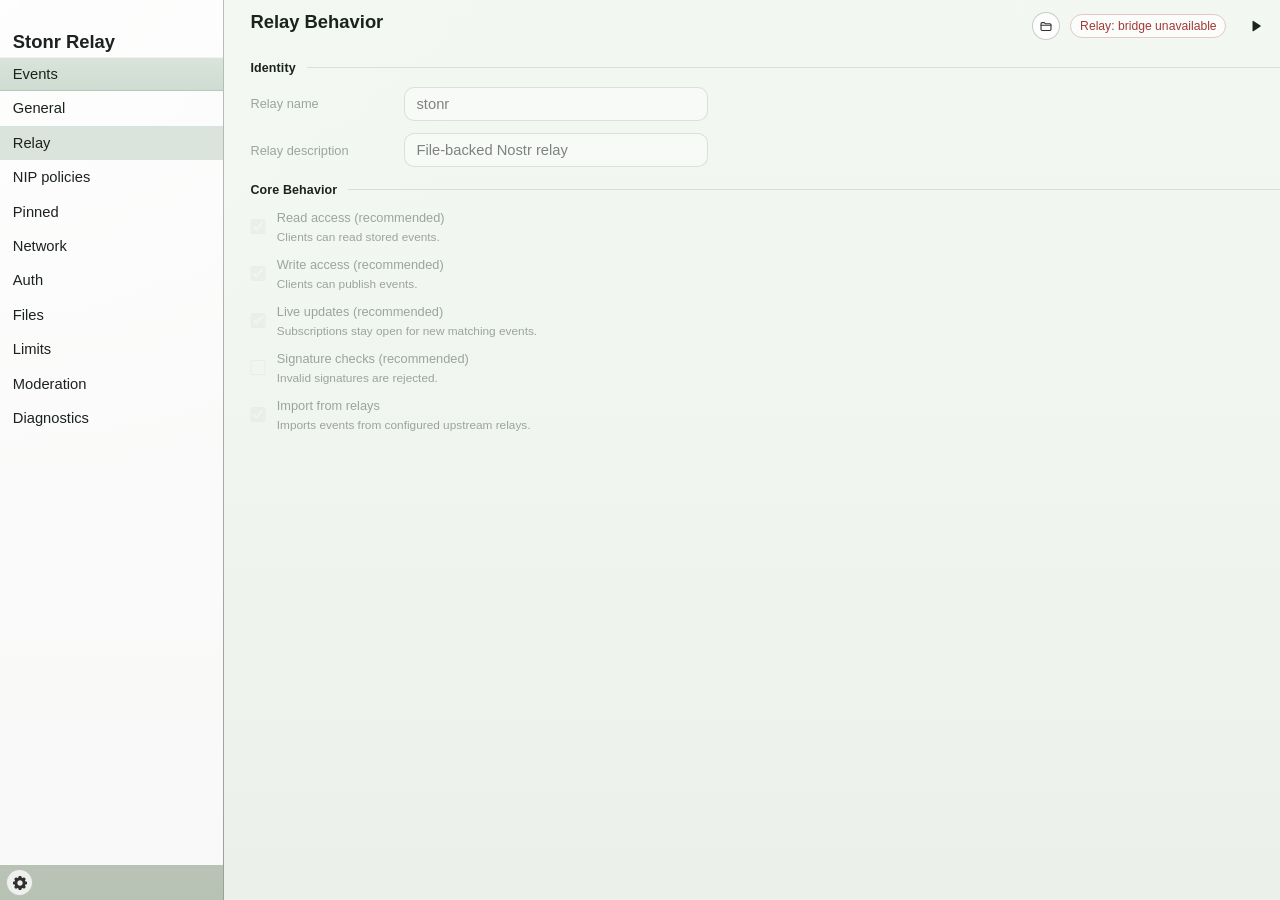
<file: app/index.html>
<!DOCTYPE html>
<html lang="en">
<head>
  <meta charset="UTF-8">
  <meta name="viewport" content="width=device-width, initial-scale=1.0">
  <title>Stonr Control</title>
  <link rel="stylesheet" href="style.css?v=stonr-control-20260322i">
</head>
<body class="stonr-booting">
  <div class="boot-splash" aria-hidden="true">
    <div class="boot-mark">
      <img src="assets/icons/web/icon-192.png" alt="Stonr logo">
    </div>
  </div>
  <div class="shell">
    <aside class="rail">
      <section class="nav-block">
        <div class="section-head">
          <h2>Stonr Relay</h2>
        </div>
        <div id="section-list" class="section-list" role="listbox" aria-label="Settings sections"></div>
      </section>

      <button id="open-settings" class="footer-btn icon-btn rail-settings" type="button" title="Control app settings" aria-label="Control app settings">
        <img src="assets/settings-gear.svg" alt="Settings">
      </button>
    </aside>

    <div id="shell-divider" class="shell-divider" role="separator" aria-orientation="vertical" aria-label="Resize sections"></div>

    <main class="stage">
      <header class="toolbar">
        <h2 id="active-title">Relay Runtime</h2>
        <p id="active-subtitle" class="sub">Status, process control, and the effective relay configuration.</p>
        <div class="toolbar-actions">
          <button id="open-store-root" class="action icon-btn toolbar-icon" type="button" title="Open relay folder" aria-label="Open relay folder">
            <img src="assets/folder-open.svg?v=20260322c" alt="">
          </button>
          <span id="relay-pill" class="status-pill neutral">Relay: unknown</span>
          <button id="relay-toggle" class="action primary" type="button" title="Start relay" aria-label="Start relay"></button>
        </div>
      </header>

      <section class="runtime-panel">
        <header class="runtime-head">
          <h3>Runtime</h3>
        </header>
        <div id="runtime-grid" class="kv-grid"></div>
      </section>

      <section id="section-content" class="section-stack"></section>
    </main>
  </div>

  <aside id="settings-drawer" class="drawer hidden" aria-label="Control app settings">
    <section class="drawer-panel">
      <header class="drawer-head">
        <h3>Control App</h3>
        <p class="sub">Desktop bridge state and the env file this console edits.</p>
        <button id="close-settings" class="action mini" type="button">Close</button>
      </header>

      <section class="drawer-body">
        <section class="drawer-section">
          <h4>Bridge</h4>
          <p id="bridge-copy" class="sub">Checking wizardry bridge.</p>
        </section>

        <section class="drawer-section env-path-section">
          <h4>Env File</h4>
          <label for="env-path">Path</label>
          <input id="env-path" type="text" spellcheck="false" placeholder="/absolute/path/to/.env">
        </section>

        <section class="drawer-section">
          <h4>Doctor</h4>
          <pre id="doctor-output" class="mono">Waiting for backend.</pre>
        </section>
      </section>
    </section>
  </aside>

  <div id="toast" class="toast" role="status" aria-live="polite"></div>
  <div id="save-status" class="save-status" role="status" aria-live="polite" aria-atomic="true"></div>

  <script src="app.js?v=stonr-control-20260322l"></script>
</body>
</html>
</file>
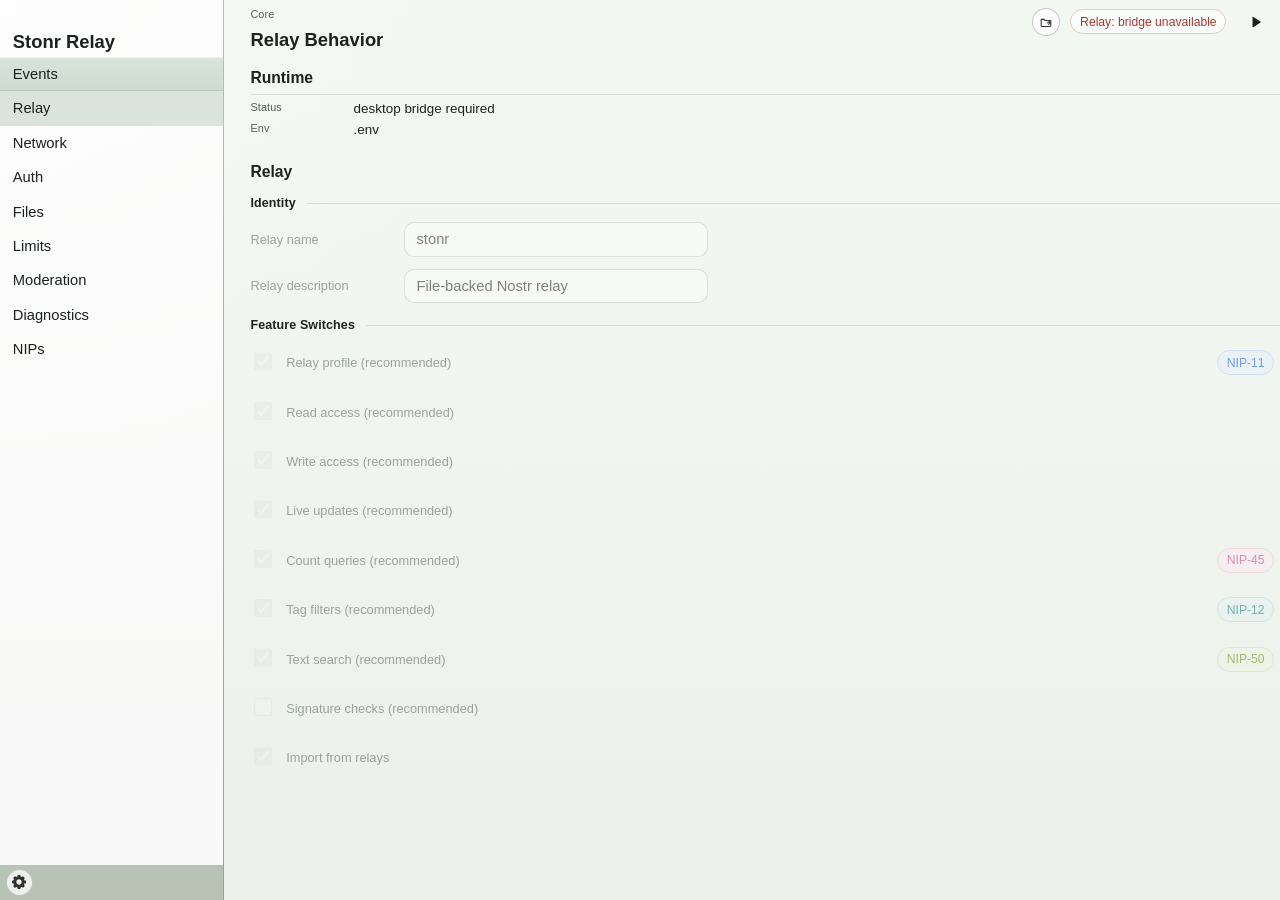
<file: apps/stonr-control/index.html>
<!DOCTYPE html>
<html lang="en">
<head>
  <meta charset="UTF-8">
  <meta name="viewport" content="width=device-width, initial-scale=1.0">
  <title>Stonr Control</title>
  <link rel="stylesheet" href="style.css?v=stonr-control-20260317ch">
</head>
<body class="stonr-booting">
  <div class="boot-splash" aria-hidden="true">
    <div class="boot-mark">
      <svg viewBox="0 0 96 96" role="presentation" focusable="false" aria-hidden="true">
        <rect x="10" y="10" width="76" height="76" rx="22"></rect>
        <path d="M34 31h28l-7 10H44v14h15l-7 10H34z"></path>
      </svg>
    </div>
  </div>
  <div class="shell">
    <aside class="rail">
      <section class="nav-block">
        <div class="section-head">
          <h2>Stonr Relay</h2>
        </div>
        <div id="section-list" class="section-list" role="listbox" aria-label="Settings sections"></div>
      </section>

      <button id="open-settings" class="footer-btn icon-btn rail-settings" type="button" title="Control app settings" aria-label="Control app settings">
        <img src="assets/settings-gear.svg" alt="Settings">
      </button>
    </aside>

    <div id="shell-divider" class="shell-divider" role="separator" aria-orientation="vertical" aria-label="Resize sections"></div>

    <main class="stage">
      <header class="toolbar">
        <p id="active-eyebrow" class="eyebrow">Overview</p>
        <h2 id="active-title">Relay Runtime</h2>
        <p id="active-subtitle" class="sub">Status, process control, and the effective relay configuration.</p>
        <div class="toolbar-actions">
          <button id="open-store-root" class="action icon-btn toolbar-icon" type="button" title="Open relay folder" aria-label="Open relay folder">
            <img src="assets/folder-open.svg" alt="">
          </button>
          <span id="relay-pill" class="status-pill neutral">Relay: unknown</span>
          <button id="relay-toggle" class="action primary" type="button" title="Start relay" aria-label="Start relay"></button>
        </div>
      </header>

      <section class="runtime-panel">
        <header class="runtime-head">
          <h3>Runtime</h3>
        </header>
        <div id="runtime-grid" class="kv-grid"></div>
      </section>

      <section id="section-content" class="section-stack"></section>
    </main>
  </div>

  <aside id="settings-drawer" class="drawer hidden" aria-label="Control app settings">
    <section class="drawer-panel">
      <header class="drawer-head">
        <h3>Control App</h3>
        <p class="sub">Desktop bridge state and the env file this console edits.</p>
        <button id="close-settings" class="action mini" type="button">Close</button>
      </header>

      <section class="drawer-body">
        <section class="drawer-section">
          <h4>Bridge</h4>
          <p id="bridge-copy" class="sub">Checking wizardry bridge.</p>
        </section>

        <section class="drawer-section env-path-section">
          <h4>Env File</h4>
          <label for="env-path">Path</label>
          <input id="env-path" type="text" spellcheck="false" placeholder="/absolute/path/to/.env">
        </section>

        <section class="drawer-section">
          <h4>Doctor</h4>
          <pre id="doctor-output" class="mono">Waiting for backend.</pre>
        </section>
      </section>
    </section>
  </aside>

  <div id="toast" class="toast" role="status" aria-live="polite"></div>
  <div id="save-status" class="save-status" role="status" aria-live="polite" aria-atomic="true"></div>

  <script src="app.js?v=stonr-control-20260317cg"></script>
</body>
</html>
</file>
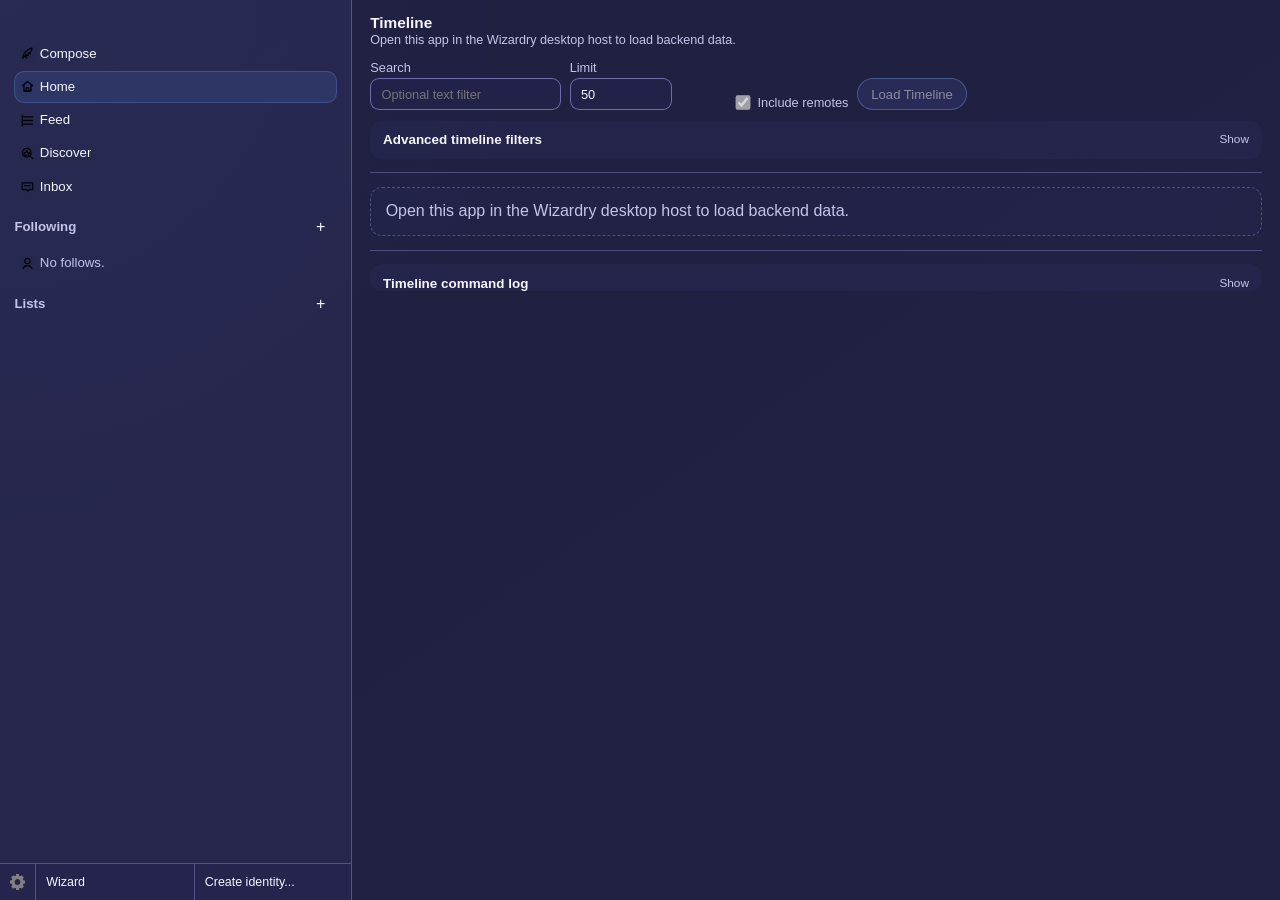
<file: onstr/app/index.html>
<!DOCTYPE html>
<html lang="en">
<head>
  <meta charset="UTF-8">
  <meta name="viewport" content="width=device-width, initial-scale=1.0">
  <title>Onstr</title>
  <link id="theme-link" rel="stylesheet" href="themes/wizard.css">
  <link rel="stylesheet" href="style.css?v=onstr-20260415a">
</head>
<body class="onstr-booting">
  <div id="splash" class="boot-splash" aria-live="polite">
    <img class="boot-splash-icon" src="assets/forge-icon.png" alt="" aria-hidden="true">
  </div>

  <div id="onstr-app" class="workspace hidden" aria-hidden="true">
    <aside class="rail" aria-label="Onstr rail">
      <section class="rail-section rail-library">
        <div id="rail-nav-listbox" class="rail-listbox rail-nav-listbox" role="listbox" tabindex="0" aria-label="Navigation"></div>
      </section>

      <section class="rail-section rail-library">
        <div class="rail-section-head">
          <h2>Following</h2>
          <button id="following-add" class="icon-btn" type="button" title="Add follow" aria-label="Add follow">+</button>
        </div>
        <div id="following-listbox" class="rail-listbox rail-content-listbox" role="listbox" tabindex="0" aria-label="Following list"></div>
      </section>

      <section class="rail-section rail-library">
        <div class="rail-section-head">
          <h2>Lists</h2>
          <button id="list-create" class="icon-btn" type="button" title="Create list" aria-label="Create list">+</button>
        </div>
        <div id="library-listbox" class="rail-listbox rail-content-listbox" role="listbox" tabindex="0" aria-label="Library events"></div>
      </section>

      <footer class="rail-footer">
        <div class="footer-bar">
          <button id="open-settings" class="footer-icon-btn" type="button" title="Open settings" aria-label="Open settings">
            <img src="assets/settings-gear.svg" alt="">
          </button>
          <div class="footer-theme-anchor">
            <button id="theme-picker-btn" class="footer-theme-btn" type="button" title="Theme" aria-haspopup="menu" aria-expanded="false" aria-controls="theme-picker-menu">Wizard</button>
            <div id="theme-picker-menu" class="footer-theme-menu hidden" role="menu" aria-label="Theme selector">
              <div id="theme-picker-list" class="footer-theme-list"></div>
            </div>
          </div>
          <div class="footer-profile-anchor">
            <button id="profile-picker-btn" class="footer-theme-btn footer-profile-btn" type="button" title="Nostr identity" aria-haspopup="menu" aria-expanded="false" aria-controls="profile-picker-menu">Create identity...</button>
            <div id="profile-picker-menu" class="footer-theme-menu footer-profile-menu hidden" role="menu" aria-label="Identity selector">
              <div id="profile-picker-list" class="footer-theme-list"></div>
            </div>
          </div>
        </div>
      </footer>
    </aside>

    <div id="rail-resizer" class="rail-resizer" aria-hidden="true"></div>

    <main class="stage">
      <aside id="recommended-relays-notice" class="persistent-notice hidden" aria-live="polite">
        <div class="persistent-notice-head">
          <div>
            <strong>Add Recommended Relays</strong>
            <p class="support-copy">Onstr can add a current default relay set and make the first relay your home relay.</p>
          </div>
          <button id="recommended-relays-dismiss" class="notice-close-btn" type="button" aria-label="Dismiss recommended relays notice">X</button>
        </div>
        <p id="recommended-relays-copy" class="support-copy">Recommended defaults:</p>
        <ul id="recommended-relays-list" class="relay-chip-list"></ul>
        <div class="flow-row compact">
          <button id="recommended-relays-add" class="action primary" type="button">Add Recommended Relays</button>
          <button id="recommended-relays-open-settings" class="action" type="button">Open Settings</button>
        </div>
      </aside>

      <section id="tab-home" class="tab-panel" tabindex="0">
        <section class="stage-section">
          <header class="inline-head">
            <div>
              <h3>Timeline</h3>
              <p id="home-results-summary" class="support-copy">Load recent events from your configured relays.</p>
            </div>
          </header>
          <form id="home-form" class="form-row" autocomplete="off">
            <label>Search
              <input id="home-search" type="text" placeholder="Optional text filter">
            </label>
            <label>Limit
              <input id="home-limit" class="narrow" type="number" min="1" max="200" value="50">
            </label>
            <label class="toggle-row">
              <input id="home-include-remotes" type="checkbox" checked>
              Include remotes
            </label>
            <button class="action primary" type="submit">Load Timeline</button>
          </form>
          <details class="inline-details">
            <summary>Advanced timeline filters</summary>
            <div class="details-body">
              <div class="form-row">
                <label>Authors
                  <input id="home-authors" type="text" placeholder="Optional pubkeys">
                </label>
                <label>Kinds
                  <input id="home-kinds" type="text" placeholder="Optional kinds like 1,7,30023">
                </label>
              </div>
            </div>
          </details>
        </section>

        <section class="stage-section">
          <div id="home-feed" class="feed" aria-live="polite"></div>
        </section>

        <details class="stage-section inline-details">
          <summary>Timeline command log</summary>
          <div class="details-body">
            <pre id="home-log" class="log">Waiting for timeline.</pre>
          </div>
        </details>
      </section>

      <section id="tab-discover" class="tab-panel hidden" tabindex="0">
        <section class="stage-section">
          <header class="inline-head">
            <div>
              <h3>Discover</h3>
              <p id="discover-results-summary" class="support-copy"></p>
            </div>
          </header>
          <form id="discover-form" class="form-row" autocomplete="off">
            <label>Term
              <input id="discover-term" type="text" placeholder="Search relay text">
            </label>
            <label>Limit
              <input id="discover-limit" class="narrow" type="number" min="1" max="200" value="30">
            </label>
            <button class="action primary" type="submit">Search</button>
            <button id="discover-count" class="action" type="button">Count</button>
          </form>
          <details class="inline-details">
            <summary>Advanced relay filters</summary>
            <div class="details-body">
              <form id="discover-filter-form" class="form-row" autocomplete="off">
                <label>Authors
                  <input id="discover-authors" type="text" placeholder="Optional pubkeys">
                </label>
                <label>Kinds
                  <input id="discover-kinds" type="text" placeholder="Optional kinds like 1,6,7">
                </label>
                <label>Since
                  <input id="discover-since" class="narrow" type="number" min="0" placeholder="unix">
                </label>
                <label>Until
                  <input id="discover-until" class="narrow" type="number" min="0" placeholder="unix">
                </label>
                <button id="discover-filter-search" class="action" type="button">Search With Filters</button>
              </form>
            </div>
          </details>
        </section>

        <section class="stage-section">
          <div id="discover-feed" class="feed" aria-live="polite"></div>
        </section>

        <section class="stage-section">
          <div class="utility-grid">
            <section class="utility-card">
              <header class="inline-head">
                <div>
                  <h3>People</h3>
                </div>
              </header>
              <form id="people-following-form" class="form-row" autocomplete="off">
                <button id="people-load-following" class="action" type="button">Load Following</button>
                <label>Pubkey
                  <input id="people-pubkey" type="text" placeholder="Target pubkey (hex)">
                </label>
                <button id="people-load-followers" class="action" type="button">Load Followers</button>
              </form>
              <div id="people-results" class="feed compact-feed"></div>
            </section>

            <section class="utility-card">
              <header class="inline-head">
                <div>
                  <h3>Relay Info</h3>
                </div>
              </header>
              <form id="relay-info-form" class="form-row" autocomplete="off">
                <label>Relay URL
                  <input id="relay-info-url" type="text" placeholder="wss://relay.example.com">
                </label>
                <button class="action" type="submit">NIP-11</button>
              </form>
            </section>
          </div>
        </section>

        <details class="stage-section inline-details">
          <summary>Discover command log</summary>
          <div class="details-body">
            <pre id="discover-log" class="log">No discover actions yet.</pre>
          </div>
        </details>
      </section>

      <section id="tab-compose" class="tab-panel hidden" tabindex="0">
        <section class="stage-section">
          <header class="inline-head">
            <div>
              <h3>Compose</h3>
              <p id="compose-type-hint" class="support-copy">Write a standard note, save a draft, then sign and publish when you're ready.</p>
            </div>
          </header>

          <form id="compose-form" class="compose-form" autocomplete="off">
            <div class="form-row">
              <label>Draft Name
                <input id="compose-draft" type="text" placeholder="draft-name">
              </label>
              <label id="compose-name-row" class="hidden">Title
                <input id="compose-name" type="text" placeholder="Long-form title">
              </label>
            </div>

            <div id="compose-type-group" class="type-pills" role="tablist" aria-label="Compose type">
              <input id="compose-type" type="hidden" value="note">
              <button class="type-pill is-active" type="button" role="tab" aria-selected="true" data-type="note">Note</button>
              <button class="type-pill" type="button" role="tab" aria-selected="false" data-type="reply">Reply</button>
              <button class="type-pill" type="button" role="tab" aria-selected="false" data-type="longform">Long-form</button>
              <button class="type-pill" type="button" role="tab" aria-selected="false" data-type="file-metadata">Attachment</button>
            </div>

            <label id="compose-content-row" class="wide-label">Body
              <textarea id="compose-content" class="wide" placeholder="Write your event"></textarea>
            </label>

            <div class="form-cluster">
              <div class="cluster-header">
                <h5>Type-specific fields</h5>
              </div>

              <div id="compose-note-fields" class="flow-row">
                <label>Tags
                  <input id="compose-tags" type="text" placeholder="e:eventid,p:pubkey,t:topic">
                </label>
              </div>

              <div id="compose-reply-fields" class="flow-row hidden">
                <label>Reply Event ID
                  <input id="compose-reply-event" type="text" placeholder="hex event id">
                </label>
              </div>

              <div id="compose-longform-fields" class="flow-row hidden">
                <label>Identifier
                  <input id="compose-identifier" type="text" placeholder="slug-or-key">
                </label>
                <label>Summary
                  <input id="compose-summary" type="text" placeholder="Optional summary">
                </label>
              </div>

              <div id="compose-file-fields" class="flow-stack hidden">
                <div class="flow-row">
                  <label>Upload Relay
                    <input id="compose-upload-relay" type="text" placeholder="wss://relay.example.com">
                  </label>
                  <label>File Path
                    <input id="compose-upload-file" type="text" placeholder="/path/to/file.png">
                  </label>
                  <button id="compose-upload-action" class="action" type="button">Upload</button>
                </div>
                <div class="flow-row">
                  <label>File URL
                    <input id="compose-file-url" type="text" placeholder="https://example/file.png">
                  </label>
                  <label>SHA-256
                    <input id="compose-file-hash" type="text" placeholder="hex sha256">
                  </label>
                  <label>MIME
                    <input id="compose-file-mime" type="text" placeholder="image/png">
                  </label>
                  <label>Size
                    <input id="compose-file-size" class="narrow" type="number" min="1" placeholder="bytes">
                  </label>
                </div>
              </div>
            </div>

            <div class="flow-row">
              <button class="action primary" type="submit">Create Draft</button>
              <button id="compose-preview" class="action" type="button">Preview</button>
              <button id="compose-list" class="action" type="button">List Drafts</button>
            </div>

            <div class="form-cluster">
              <div class="cluster-header">
                <h5>Sign and publish</h5>
                <p class="support-copy">Leave Profile ID empty to use the active profile.</p>
              </div>
              <div class="flow-row">
                <label>Password
                  <input id="compose-password" type="password" placeholder="unlock password">
                </label>
                <label>Profile ID
                  <input id="compose-profile-id" type="text" placeholder="Defaults to active profile">
                </label>
                <label>Relays CSV
                  <input id="compose-relays" type="text" placeholder="Optional relay override">
                </label>
              </div>
              <div class="flow-row">
                <button id="compose-sign" class="action" type="button">Sign</button>
                <button id="compose-publish" class="action" type="button">Publish</button>
              </div>
            </div>
          </form>
        </section>

        <details class="stage-section inline-details" open>
          <summary>Compose output</summary>
          <div class="details-body">
            <pre id="compose-output" class="log">No compose actions yet.</pre>
          </div>
        </details>
      </section>
    </main>
  </div>

  <div id="delete-backdrop" class="drawer-backdrop hidden" aria-hidden="true">
    <aside class="drawer delete-drawer" aria-label="Delete post">
      <header class="drawer-head">
        <h3>Delete Post</h3>
        <button id="delete-close" class="action" type="button">Close</button>
      </header>

      <section class="drawer-body">
        <form id="delete-form" class="compose-form" autocomplete="off">
          <label>Event ID
            <input id="delete-event-id" type="text" readonly>
          </label>
          <label>Draft Name
            <input id="delete-draft" type="text" placeholder="delete-draft">
          </label>
          <label>Reason
            <input id="delete-reason" type="text" placeholder="Optional reason">
          </label>
          <label>Password
            <input id="delete-password" type="password" placeholder="unlock password">
          </label>
          <label>Profile ID
            <input id="delete-profile-id" type="text" placeholder="optional profile id">
          </label>
          <label>Relays CSV
            <input id="delete-relays" type="text" placeholder="wss://relay-a,wss://relay-b">
          </label>
          <div class="flow-row">
            <button id="delete-submit" class="action bad" type="submit">Publish Delete</button>
          </div>
        </form>
        <pre id="delete-log" class="log">Select a post menu to delete.</pre>
      </section>
    </aside>
  </div>

  <div id="prompt-backdrop" class="drawer-backdrop hidden" aria-hidden="true">
    <aside id="prompt-drawer" class="drawer prompt-drawer" role="dialog" aria-modal="true" aria-labelledby="prompt-title">
      <header class="drawer-head">
        <h3 id="prompt-title">Input</h3>
        <button id="prompt-cancel" class="action" type="button">Cancel</button>
      </header>

      <section class="drawer-body">
        <form id="prompt-form" class="compose-form" autocomplete="off">
          <label id="prompt-label"><span id="prompt-label-text">Value</span>
            <input id="prompt-input" type="text" placeholder="">
          </label>
          <div class="flow-row">
            <button id="prompt-submit" class="action primary" type="submit">Save</button>
          </div>
        </form>
      </section>
    </aside>
  </div>

  <div id="drawer-backdrop" class="drawer-backdrop hidden" aria-hidden="true">
    <aside id="settings-drawer" class="drawer settings-drawer" role="dialog" aria-modal="true" aria-labelledby="settings-title">
      <header class="drawer-head">
        <h3 id="settings-title">Onstr Settings</h3>
        <button id="close-settings" class="drawer-close-btn" type="button" aria-label="Close settings">
          <img src="assets/close-outline.svg" alt="">
        </button>
      </header>

      <section class="drawer-body">
        <section class="drawer-section profile-settings-section">
          <div class="section-head-row">
            <div>
              <h4>Profiles</h4>
              <p id="profile-summary" class="support-copy">No active profile yet.</p>
            </div>
            <button id="profile-use" class="action" type="button">Use Selected</button>
          </div>
          <div id="profile-listbox" class="rail-listbox settings-listbox" role="listbox" tabindex="0" aria-label="Profiles"></div>
          <form id="profile-create-form" class="form-row" autocomplete="off">
            <label>Profile Name
              <input id="profile-create-name" type="text" placeholder="Codex Test">
            </label>
            <label>Password
              <input id="profile-create-password" type="password" placeholder="unlock password">
            </label>
            <label>Secret Key (optional)
              <input id="profile-create-secret" type="text" placeholder="hex secret key">
            </label>
            <label class="toggle-row">
              <input id="profile-create-set-active" type="checkbox" checked>
              Set active
            </label>
            <button class="action" type="submit">Create Profile</button>
          </form>
          <form id="profile-import-form" class="form-row" autocomplete="off">
            <label>Import Name
              <input id="profile-import-name" type="text" placeholder="Imported profile">
            </label>
            <label>Password
              <input id="profile-import-password" type="password" placeholder="ncryptsec password">
            </label>
            <label class="wide-label">ncryptsec
              <input id="profile-import-ncryptsec" type="text" placeholder="ncryptsec1...">
            </label>
            <button class="action" type="submit">Import ncryptsec</button>
          </form>
          <pre id="profile-log" class="log">No profile actions yet.</pre>
        </section>

        <section class="drawer-section">
          <h4>Theme</h4>
          <label for="theme-select">Theme</label>
          <select id="theme-select" aria-label="Theme picker"></select>
        </section>

        <section class="drawer-section">
          <h4>Relays</h4>
          <div class="drawer-helper-card">
            <div class="section-head-row">
              <div>
                <h5>Recommended</h5>
              </div>
              <button id="settings-add-recommended-relays" class="action" type="button">Add Recommended</button>
            </div>
            <ul id="settings-recommended-relays-list" class="relay-chip-list"></ul>
          </div>
          <div id="relay-listbox" class="rail-listbox settings-listbox" role="listbox" tabindex="0" aria-label="Relay list"></div>
          <div id="relay-selection-card" class="rail-selection-card">
            <span class="selection-eyebrow">Selected relay</span>
            <strong id="relay-selection-title">No relay selected</strong>
            <p id="relay-selection-meta" class="support-copy">No relay metadata.</p>
          </div>
          <form id="network-relay-form" class="form-row" autocomplete="off">
            <label>Relay URL
              <input id="network-relay-url" type="text" placeholder="wss://relay.example.com">
            </label>
            <label>Mode
              <select id="network-relay-mode">
                <option value="both">Read + write</option>
                <option value="read">Read only</option>
                <option value="write">Write only</option>
              </select>
            </label>
            <button id="network-relay-add" class="action" type="button">Add</button>
            <button id="network-relay-remove" class="action" type="button">Remove</button>
            <button id="network-relay-home" class="action" type="button">Set Home</button>
            <button id="network-relay-probe" class="action" type="button">Probe</button>
            <button id="network-relay-list" class="action" type="button">List</button>
          </form>
          <pre id="network-log" class="log">No relay actions yet.</pre>
        </section>

        <section class="drawer-section">
          <div class="section-head-row">
            <div>
              <h4>Library Maintenance</h4>
              <p class="support-copy">Rebuild local indexes or import authored JSONL exports.</p>
            </div>
            <button id="library-reindex" class="action" type="button">Reindex Library</button>
          </div>
          <form id="library-ingest-form" class="form-row" autocomplete="off">
            <label class="wide-label">Authored JSONL
              <input id="library-authored-path" type="text" placeholder="/path/to/authored.jsonl">
            </label>
            <button class="action" type="submit">Ingest Authored Events</button>
          </form>
        </section>

        <section class="drawer-section">
          <h4>Backend Health</h4>
          <pre id="doctor-output" class="log">No doctor run yet.</pre>
          <div class="flow-row">
            <button id="network-doctor" class="action" type="button">Run Doctor</button>
            <button id="settings-run-doctor" class="action" type="button">Run Doctor Here</button>
          </div>
          <form id="network-stonr-form" class="form-row" autocomplete="off">
            <label>Stonr Env Path
              <input id="network-stonr-env" type="text" placeholder=".env">
            </label>
            <button id="network-stonr-config" class="action" type="button">Stonr Config</button>
            <button id="network-stonr-mirror" class="action" type="button">Mirror Status</button>
            <button id="network-stonr-retention" class="action" type="button">Retention Status</button>
          </form>
        </section>
      </section>
    </aside>
  </div>

  <div id="toast" class="toast" role="status" aria-live="polite"></div>

  <script src="app.js?v=onstr-20260402a"></script>
</body>
</html>
</file>
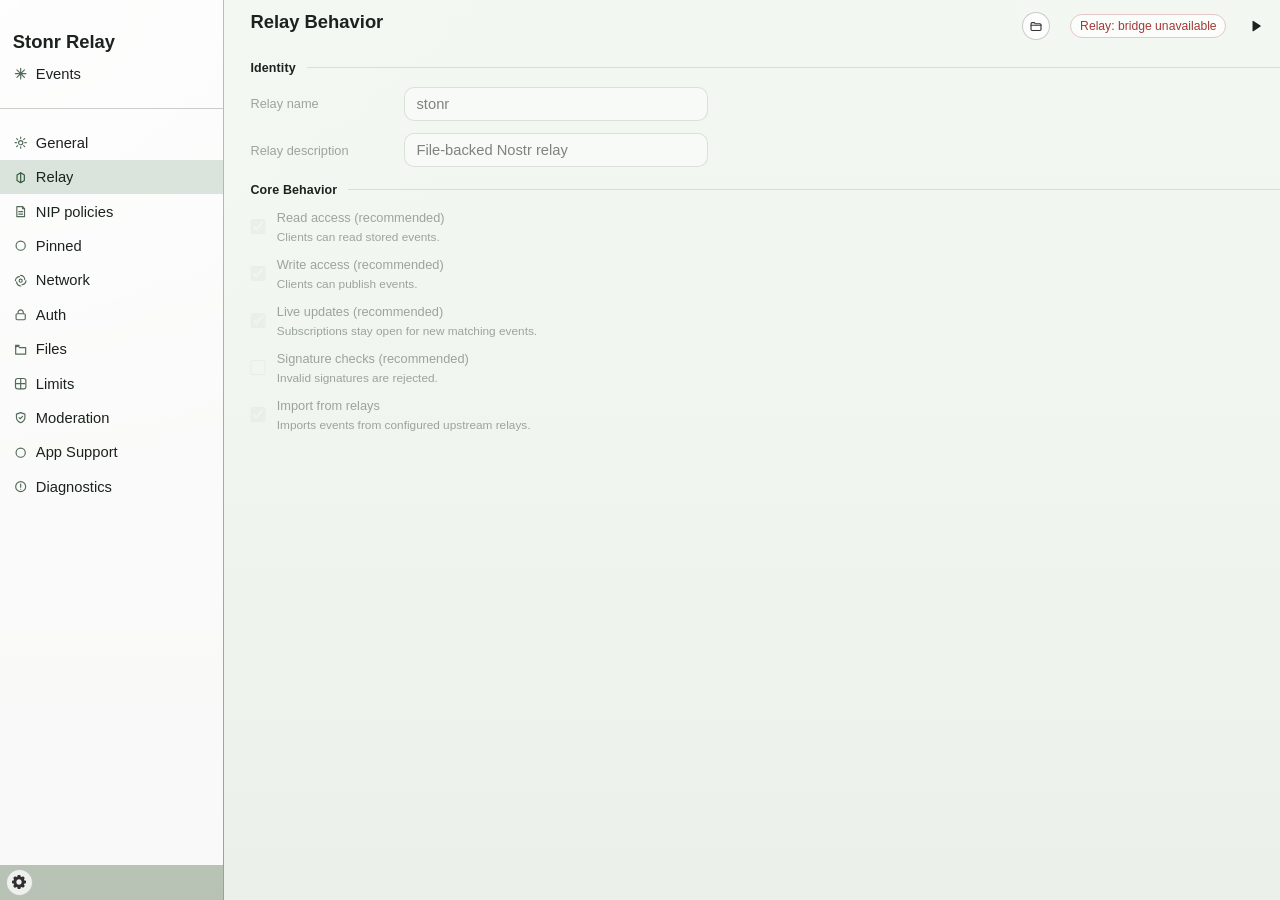
<file: stonr/app/index.html>
<!DOCTYPE html>
<html lang="en">
<head>
  <meta charset="UTF-8">
  <meta name="viewport" content="width=device-width, initial-scale=1.0">
  <title>Stonr Control</title>
  <link rel="stylesheet" href="style.css?v=stonr-control-20260417d">
</head>
<body class="stonr-booting">
  <div class="boot-splash" aria-hidden="true">
    <div class="boot-mark">
      <img src="assets/icons/meta/territory-master.png?v=stonr-control-20260417d" alt="Stonr logo">
    </div>
  </div>
  <div class="shell">
    <aside class="rail">
      <section class="nav-block">
        <div class="section-head">
          <h2>Stonr Relay</h2>
        </div>
        <div id="section-list" class="section-list" role="listbox" aria-label="Settings sections"></div>
      </section>

      <button id="open-settings" class="footer-btn icon-btn rail-settings" type="button" title="Control app settings" aria-label="Control app settings">
        <img src="assets/settings-gear.svg" alt="Settings">
      </button>
    </aside>

    <div id="shell-divider" class="shell-divider" role="separator" aria-orientation="vertical" aria-label="Resize sections"></div>

    <main class="stage">
      <header class="toolbar">
        <h2 id="active-title">Relay Runtime</h2>
        <p id="active-subtitle" class="sub">Status, process control, and the effective relay configuration.</p>
        <div class="toolbar-actions">
          <button id="open-store-root" class="action icon-btn toolbar-icon" type="button" title="Open relay folder" aria-label="Open relay folder">
            <img src="assets/folder-open.svg?v=20260322c" alt="">
          </button>
          <div id="section-toolbar-actions" class="section-toolbar-actions" aria-live="polite"></div>
          <span id="relay-pill" class="status-pill neutral">Relay: unknown</span>
          <button id="relay-toggle" class="action primary" type="button" title="Start relay" aria-label="Start relay"></button>
        </div>
      </header>

      <section class="runtime-panel">
        <header class="runtime-head">
          <h3>Runtime</h3>
        </header>
        <div id="runtime-grid" class="kv-grid"></div>
      </section>

      <section id="section-content" class="section-stack"></section>
    </main>
  </div>

  <aside id="settings-drawer" class="drawer hidden" aria-label="Control app settings">
    <section class="drawer-panel">
      <header class="drawer-head">
        <h3>Control App</h3>
        <p class="sub">Desktop bridge state and the env file this console edits.</p>
        <button id="close-settings" class="action mini" type="button">Close</button>
      </header>

      <section class="drawer-body">
        <section class="drawer-section">
          <h4>Bridge</h4>
          <p id="bridge-copy" class="sub">Checking wizardry bridge.</p>
        </section>

        <section class="drawer-section env-path-section">
          <h4>Env File</h4>
          <label for="env-path">Path</label>
          <input id="env-path" type="text" spellcheck="false" placeholder="/absolute/path/to/.env">
        </section>

        <section class="drawer-section">
          <h4>Doctor</h4>
          <pre id="doctor-output" class="mono">Waiting for backend.</pre>
        </section>
      </section>
    </section>
  </aside>

  <div id="toast" class="toast" role="status" aria-live="polite"></div>
  <div id="save-status" class="save-status" role="status" aria-live="polite" aria-atomic="true"></div>

  <script>
    window.__stonrBootFallbackTimer = setTimeout(function () {
      if (!document.body.classList.contains('stonr-booting')) {
        return;
      }
      document.body.classList.remove('stonr-booting');
      var toast = document.getElementById('toast');
      if (toast) {
        toast.textContent = 'Startup stalled. Showing the UI in fallback mode.';
        toast.className = 'toast show bad';
      }
    }, 3200);
  </script>
  <script src="app.js?v=stonr-control-20260417d"></script>
</body>
</html>
</file>
<file: app/style.css>
:root {
  --font-sans: "Avenir Next", "Segoe UI", sans-serif;
  --font-mono: "IBM Plex Mono", "SFMono-Regular", "Menlo", monospace;
  --radius-lg: 18px;
  --radius-md: 14px;
  --radius-sm: 10px;
  --shadow-lg: 0 22px 56px rgba(24, 32, 26, 0.14);
  --shadow-md: 0 10px 28px rgba(24, 32, 26, 0.10);
  --transition: 160ms ease;
  --bg: #d7ddd5;
  --bg-strong: #b7c1b4;
  --stage-surface: rgba(250, 253, 249, 0.78);
  --stage-surface-strong: rgba(244, 249, 243, 0.94);
  --panel: rgba(247, 249, 246, 0.88);
  --panel-strong: rgba(241, 245, 240, 0.96);
  --line: rgba(70, 84, 73, 0.15);
  --line-strong: rgba(70, 84, 73, 0.28);
  --text: #1c221d;
  --muted: #536056;
  --accent: #2f6b3d;
  --accent-ink: #f4fbf5;
  --good: #247043;
  --warn: #647255;
  --bad: #a33838;
  --rail-width: 14rem;
  --divider-width: 0.65rem;
  --shell-pad: 0;
}

* {
  box-sizing: border-box;
}

html,
body {
  margin: 0;
  height: 100%;
  min-width: 46rem;
}

body {
  overflow: hidden;
  font-size: 0.92rem;
  font-family: var(--font-sans);
  color: var(--text);
  background:
    radial-gradient(circle at top left, rgba(255, 255, 255, 0.6), transparent 30rem),
    linear-gradient(180deg, var(--bg), var(--bg-strong));
}

body.stonr-booting {
  overflow: hidden;
  background:
    radial-gradient(circle at top left, rgba(255, 255, 255, 0.6), transparent 30rem),
    linear-gradient(180deg, var(--bg), var(--bg-strong)) !important;
}

body.stonr-booting .shell {
  visibility: hidden;
}

.boot-splash {
  position: fixed;
  inset: 0;
  z-index: 2147483647;
  display: grid;
  place-items: center;
  overflow: hidden;
  background:
    radial-gradient(circle at top left, rgba(255, 255, 255, 0.6), transparent 30rem),
    linear-gradient(180deg, var(--bg), var(--bg-strong));
}

body:not(.stonr-booting) .boot-splash {
  display: none;
}

.boot-mark {
  width: 7.25rem;
  height: 7.25rem;
}

.boot-mark svg {
  width: 100%;
  height: 100%;
  display: block;
  filter: drop-shadow(0 18px 34px rgba(24, 32, 26, 0.12));
}

.boot-mark img {
  width: 100%;
  height: 100%;
  display: block;
  object-fit: contain;
  filter: drop-shadow(0 18px 34px rgba(24, 32, 26, 0.12));
}

button,
input,
select,
textarea {
  font: inherit;
  color: inherit;
}

button {
  cursor: pointer;
}

input,
select,
textarea {
  border: 1px solid var(--line-strong);
  border-radius: var(--radius-sm);
  background: rgba(255, 255, 255, 0.72);
  padding: 0.58rem 0.72rem;
  transition: border-color var(--transition), box-shadow var(--transition), background var(--transition);
}

input,
select {
  height: 2.15rem;
  min-height: 2.15rem;
  line-height: 1.2;
}

input:focus,
select:focus,
textarea:focus {
  outline: none;
  border-color: color-mix(in srgb, var(--accent) 55%, white);
  box-shadow: 0 0 0 3px color-mix(in srgb, var(--accent) 14%, white);
  background: #fff;
}

textarea {
  min-height: 8rem;
  resize: vertical;
}

.shell {
  height: 100vh;
  width: 100%;
  min-width: 46rem;
  max-width: 84rem;
  margin: 0 auto;
  display: grid;
  grid-template-columns: var(--rail-width) var(--divider-width) minmax(0, 1fr);
  gap: 0;
  padding: 0;
}

.panel,
.card {
  backdrop-filter: blur(18px);
}

.card {
  background: linear-gradient(180deg, rgba(255, 255, 255, 0.7), rgba(255, 255, 255, 0.55));
  border: 1px solid var(--line);
  border-radius: var(--radius-md);
  padding: 0.85rem;
  box-shadow: var(--shadow-md);
}

.rail {
  display: grid;
  grid-template-rows: minmax(0, 1fr) 2.2rem;
  gap: 0;
  min-height: 0;
  border-right: 1px solid var(--line-strong);
}

.stage {
  display: grid;
  grid-template-rows: auto auto minmax(0, 1fr);
  align-content: start;
  gap: 1rem;
  min-height: 0;
  overflow-y: auto;
  overflow-x: hidden;
  margin-left: calc(-1 * var(--divider-width));
  padding: 0.35rem 0 1rem calc(1rem + var(--divider-width));
  background: linear-gradient(180deg, var(--stage-surface-strong), var(--stage-surface));
}

.shell-divider {
  position: relative;
  min-height: 0;
  cursor: col-resize;
  touch-action: none;
}

body.stonr-resizing,
body.stonr-resizing * {
  cursor: col-resize !important;
  user-select: none;
}

.nav-block,
.runtime-panel,
.section-panel {
  display: grid;
  align-content: start;
}

.nav-block {
  grid-template-rows: auto minmax(0, 1fr);
  min-height: 0;
  padding-top: 2rem;
  background: rgba(255, 255, 255, 0.9);
}

.runtime-panel,
.section-panel {
  padding-top: 0.1rem;
  border-bottom: 0;
}

.runtime-panel {
  padding-bottom: 0.5rem;
}

.section-panel {
  padding-bottom: 1rem;
}

.section-content > .section-panel + .section-panel,
.section-stack > .section-panel + .section-panel {
  border-top: 1px solid var(--line);
  padding-top: 1rem;
}

.runtime-panel.hidden {
  display: none;
}

.eyebrow {
  margin: 0 0 0.35rem;
  font-size: 0.68rem;
  letter-spacing: 0.01em;
  color: var(--muted);
}

h1,
h2,
h3,
h4 {
  margin: 0;
  line-height: 1.05;
}

h1 {
  font-size: 1.85rem;
}

h2 {
  font-size: 1.15rem;
}

h3 {
  font-size: 0.98rem;
}

h4 {
  font-size: 0.88rem;
}

.sub {
  margin: 0.32rem 0 0;
  color: var(--muted);
  line-height: 1.42;
}

.toolbar-actions,
.card-head-actions {
  display: flex;
  flex-wrap: wrap;
  gap: 0.65rem;
  align-items: center;
}

.status-pill,
.scope-pill {
  display: inline-flex;
  align-items: center;
  gap: 0.35rem;
  min-height: 1.55rem;
  padding: 0 0.55rem;
  border-radius: 999px;
  border: 1px solid var(--line-strong);
  background: rgba(255, 255, 255, 0.72);
  color: var(--muted);
  font-size: 0.76rem;
  white-space: nowrap;
}

.status-pill.good {
  color: var(--good);
  border-color: color-mix(in srgb, var(--good) 30%, white);
}

.status-pill.bad {
  color: var(--bad);
  border-color: color-mix(in srgb, var(--bad) 28%, white);
}

.status-pill.neutral {
  color: var(--warn);
}

.nip-pill[data-nip-token="NIP-09"] {
  color: #b42318;
  border-color: color-mix(in srgb, #b42318 30%, white);
  background: color-mix(in srgb, #b42318 9%, white);
}

.nip-pill[data-nip-token="NIP-11"] {
  color: #0057d9;
  border-color: color-mix(in srgb, #0057d9 30%, white);
  background: color-mix(in srgb, #0057d9 10%, white);
}

.nip-pill[data-nip-token="NIP-12"] {
  color: #007f7a;
  border-color: color-mix(in srgb, #007f7a 30%, white);
  background: color-mix(in srgb, #007f7a 10%, white);
}

.nip-pill[data-nip-token="NIP-40"] {
  color: #8b1e9b;
  border-color: color-mix(in srgb, #8b1e9b 30%, white);
  background: color-mix(in srgb, #8b1e9b 10%, white);
}

.nip-pill[data-nip-token="NIP-42"] {
  color: #8a5a00;
  border-color: color-mix(in srgb, #8a5a00 30%, white);
  background: color-mix(in srgb, #8a5a00 10%, white);
}

.nip-pill[data-nip-token="NIP-45"] {
  color: #d63384;
  border-color: color-mix(in srgb, #d63384 30%, white);
  background: color-mix(in srgb, #d63384 10%, white);
}

.nip-pill[data-nip-token="NIP-50"] {
  color: #5a8f00;
  border-color: color-mix(in srgb, #5a8f00 30%, white);
  background: color-mix(in srgb, #5a8f00 10%, white);
}

.nip-pill[data-nip-token="NIP-94"] {
  color: #c026d3;
  border-color: color-mix(in srgb, #c026d3 30%, white);
  background: color-mix(in srgb, #c026d3 10%, white);
}

.nip-pill[data-nip-token="NIP-96"] {
  color: #ea580c;
  border-color: color-mix(in srgb, #ea580c 30%, white);
  background: color-mix(in srgb, #ea580c 10%, white);
}

.nip-pill[data-nip-token="NIP-98"] {
  color: #006d77;
  border-color: color-mix(in srgb, #006d77 30%, white);
  background: color-mix(in srgb, #006d77 10%, white);
}

.nip-pill[data-nip-token="NIP-B7"] {
  color: #4f46e5;
  border-color: color-mix(in srgb, #4f46e5 30%, white);
  background: color-mix(in srgb, #4f46e5 10%, white);
}

.section-list {
  display: grid;
  gap: 0;
  margin-top: 0.35rem;
  margin-left: 0;
  margin-right: 0;
  margin-bottom: 0;
  padding: 0;
  border-radius: 0;
  background: transparent;
  overflow-y: auto;
  overflow-x: hidden;
  align-content: start;
  grid-auto-rows: min-content;
}

.section-head {
  padding-left: 0.8rem;
}

.section-tab {
  appearance: none;
  -webkit-appearance: none;
  user-select: none;
  -webkit-user-select: none;
  display: block;
  width: 100%;
  text-align: left;
  min-height: 2.15rem;
  padding: 0.16rem 0 0.16rem 0.8rem;
  border: 0;
  border-radius: 0;
  background: transparent;
  box-shadow: none;
  transform: none;
  transition: background-color var(--transition), color var(--transition);
  white-space: nowrap;
  overflow: hidden;
  text-overflow: ellipsis;
  cursor: pointer;
}

.section-tab.events-tab {
  background:
    linear-gradient(
      180deg,
      color-mix(in srgb, white 82%, var(--accent) 18%) 0%,
      color-mix(in srgb, white 76%, var(--accent) 24%) 100%
    );
  box-shadow:
    inset 0 1px 0 rgba(255, 255, 255, 0.62),
    inset 0 -1px 0 color-mix(in srgb, var(--accent) 16%, transparent);
}

.section-tab:hover,
.section-tab:focus-visible {
  background: color-mix(in srgb, var(--accent) 12%, white);
  outline: none;
}

.section-tab.events-tab:hover,
.section-tab.events-tab:focus-visible {
  background:
    linear-gradient(
      180deg,
      color-mix(in srgb, white 78%, var(--accent) 22%) 0%,
      color-mix(in srgb, white 71%, var(--accent) 29%) 100%
    );
}

.section-tab.active {
  background: color-mix(in srgb, var(--accent) 18%, white);
  color: var(--text);
  cursor: default;
}

.section-tab.events-tab.active {
  background:
    linear-gradient(
      180deg,
      color-mix(in srgb, white 74%, var(--accent) 26%) 0%,
      color-mix(in srgb, white 67%, var(--accent) 33%) 100%
    );
}

.rail-settings {
  justify-self: start;
  align-self: center;
  margin-left: 0.35rem;
}

.rail-settings img {
  transform: translate(1px, 1px);
}

.footer-btn,
.action {
  display: inline-flex;
  align-items: center;
  justify-content: center;
  min-height: 1.72rem;
  padding: 0 0.68rem;
  border-radius: 999px;
  border: 1px solid var(--line-strong);
  background: rgba(255, 255, 255, 0.76);
  transition: transform var(--transition), border-color var(--transition), background var(--transition);
}

.footer-btn:hover,
.footer-btn:focus-visible,
.action:hover,
.action:focus-visible {
  outline: none;
  transform: translateY(-1px);
  border-color: color-mix(in srgb, var(--accent) 36%, white);
  background: #fff;
}

.icon-btn {
  width: 1.72rem;
  padding: 0;
}

.icon-btn img {
  width: 0.88rem;
  height: 0.88rem;
  display: block;
  filter: brightness(0) saturate(100%) opacity(0.8);
}

.toolbar-icon {
  width: 1.72rem;
  min-width: 1.72rem;
  padding: 0;
}

#relay-toggle {
  min-width: 2.35rem;
  padding: 0 0.62rem;
  border-radius: 0.5rem;
}

.relay-toggle-icon {
  display: block;
  width: 0.88rem;
  height: 0.88rem;
  fill: currentColor;
}

.relay-toggle-icon.stop-icon {
  width: 0.8rem;
  height: 0.8rem;
}

.action.primary {
  background: transparent;
  color: var(--text);
  border-color: transparent;
}

.action.primary:hover,
.action.primary:focus-visible {
  background: color-mix(in srgb, var(--accent) 16%, white);
  border-color: transparent;
}

.action.primary.running {
  background: transparent;
  color: var(--text);
  border-color: transparent;
}

.action.primary.running:hover,
.action.primary.running:focus-visible {
  background: color-mix(in srgb, var(--accent) 16%, white);
  border-color: transparent;
}

.action.primary.pending {
  min-width: 2.35rem;
  gap: 0;
}

.action-spinner {
  width: 0.82rem;
  height: 0.82rem;
  border: 2px solid color-mix(in srgb, var(--accent-ink) 38%, transparent);
  border-top-color: var(--accent-ink);
  border-radius: 999px;
  animation: stonr-spin 700ms linear infinite;
}

.action.primary.running .action-spinner {
  border-color: color-mix(in srgb, var(--text) 22%, transparent);
  border-top-color: var(--text);
}

@keyframes stonr-spin {
  from {
    transform: rotate(0deg);
  }
  to {
    transform: rotate(360deg);
  }
}

.action.mini {
  min-height: 1.56rem;
  padding: 0 0.58rem;
  font-size: 0.74rem;
}

.toolbar {
  display: grid;
  grid-template-columns: minmax(0, 1fr) auto;
  grid-template-areas:
    "title actions"
    "subtitle actions";
  gap: 0.25rem 0.85rem;
  align-items: start;
  padding: 0.42rem 0 0;
}

#active-title {
  grid-area: title;
}

#active-subtitle {
  grid-area: subtitle;
}

.toolbar-actions {
  grid-area: actions;
  justify-self: end;
  margin-right: 0.35rem;
}

.events-toolbar {
  display: flex;
  flex-wrap: nowrap;
  align-items: center;
  gap: 0.6rem;
  min-width: 0;
}

.events-view-toggle {
  display: inline-flex;
  align-items: center;
  gap: 0.3rem;
  flex: 0 0 auto;
}

.events-toolbar-spacer {
  flex: 1 1 auto;
}

.events-toolbar .action:last-child {
  margin-right: 0.35rem;
}

.events-toolbar .action.mini {
  background: transparent;
  border-color: transparent;
  color: var(--text);
  border-radius: 0.5rem;
}

.events-toolbar .events-view-toggle .action.mini.primary {
  border-color: color-mix(in srgb, var(--accent) 45%, var(--line));
  background: color-mix(in srgb, var(--accent) 18%, var(--panel));
}

.events-toolbar .action.mini:hover,
.events-toolbar .action.mini:focus-visible {
  background: color-mix(in srgb, var(--accent) 20%, white);
  border-color: transparent;
}

.events-size-pill {
  flex: 0 0 auto;
  margin-right: 0.35rem;
}

.events-search {
  display: inline-flex;
  flex: 1 1 auto;
  min-width: 0;
  align-items: center;
  gap: 0.55rem;
  color: var(--muted);
  font-size: 0.8rem;
}

.events-search input {
  min-width: 0;
  width: min(26.6rem, 100%);
}

.event-list {
  display: grid;
  gap: 0.55rem;
}

.event-row {
  display: grid;
  gap: 0.26rem;
  padding: 0.5rem 0;
}

.event-row + .event-row {
  border-top: 1px solid var(--line);
}

.event-meta {
  display: flex;
  flex-wrap: wrap;
  gap: 0.45rem;
  align-items: center;
}

.event-pill {
  min-height: 1.35rem;
  padding: 0 0.46rem;
  font-size: 0.7rem;
}

.event-content {
  margin: 0;
  line-height: 1.35;
  min-width: 0;
  max-width: 100%;
  overflow: hidden;
  text-overflow: ellipsis;
  overflow-wrap: anywhere;
  word-break: break-word;
  display: -webkit-box;
  -webkit-box-orient: vertical;
  -webkit-line-clamp: 3;
}

.event-id,
.events-empty {
  margin: 0;
  color: var(--muted);
  font-size: 0.76rem;
  line-height: 1.35;
}

.events-error {
  color: var(--bad);
}

.event-media {
  display: block;
  width: auto;
  max-width: min(18rem, 100%);
  max-height: 10rem;
  border-radius: 0.6rem;
  object-fit: cover;
  box-shadow: 0 0 0 1px rgba(71, 86, 77, 0.12);
}

.section-stack,
.section-panel {
  display: grid;
  gap: 0.8rem;
  align-content: start;
}

.field-grid {
  display: grid;
  gap: 0.75rem;
  grid-template-columns: minmax(0, 1fr);
}

.field {
  display: grid;
  gap: 0.22rem;
}

.field.field-collapsible {
  overflow: hidden;
  max-height: var(--field-expanded-height, 12rem);
  opacity: 1;
  transform: translateY(0);
  transform-origin: top;
  transition:
    max-height 220ms ease,
    opacity 180ms ease,
    transform 220ms ease,
    margin 220ms ease;
}

.field.field-collapsible.field-no-transition {
  transition: none;
}

.field.field-collapsible.field-collapsed {
  max-height: 0;
  margin: 0;
  opacity: 0;
  transform: translateY(-0.2rem);
  gap: 0;
  pointer-events: none;
}

.field-group {
  grid-column: 1 / -1;
  display: flex;
  align-items: center;
  gap: 0.7rem;
  margin-top: 0.2rem;
  color: var(--text);
  font-size: 0.78rem;
  font-weight: 600;
  letter-spacing: 0.01em;
}

.field-group::after {
  content: "";
  flex: 1 1 auto;
  height: 1px;
  background: var(--line);
}

.section-note {
  margin: -0.08rem 0 0.12rem 0;
  font-size: 0.76rem;
  color: var(--muted);
  line-height: 1.35;
}

.retention-apply-field {
  margin-top: -0.15rem;
}

.retention-apply-btn {
  justify-self: start;
}

.diagnostics-alert {
  margin: 0;
  padding: 0.55rem 0.7rem;
  border: 1px solid color-mix(in srgb, var(--bad) 24%, white);
  border-radius: var(--radius-sm);
  background: color-mix(in srgb, var(--bad) 9%, white);
  color: var(--bad);
  line-height: 1.35;
}

.diagnostics-empty {
  margin: 0;
  display: inline-flex;
  align-items: center;
  gap: 0.4rem;
  color: var(--muted);
  font-size: 0.78rem;
}

.diagnostic-list,
.diagnostic-kv {
  display: grid;
  gap: 0.55rem;
}

.diagnostic-item {
  display: grid;
  gap: 0.24rem;
  padding-bottom: 0.55rem;
  border-bottom: 1px solid var(--line);
}

.diagnostic-list > .diagnostic-item:last-child {
  padding-bottom: 0;
  border-bottom: 0;
}

.diagnostic-item-head {
  display: flex;
  align-items: center;
  justify-content: space-between;
  gap: 0.6rem;
}

.diagnostic-item-head h4 {
  margin: 0;
  min-width: 0;
  font-size: 0.84rem;
}

.diagnostic-meta,
.diagnostic-inline-error,
.diagnostic-inline-warning {
  margin: 0;
  line-height: 1.35;
}

.diagnostic-meta {
  font-size: 0.75rem;
  color: var(--muted);
}

.diagnostic-inline-error {
  color: var(--bad);
  font-size: 0.76rem;
}

.diagnostic-inline-warning {
  color: var(--warn);
  font-size: 0.76rem;
}

.diagnostic-kv-row {
  display: grid;
  grid-template-columns: 8.75rem minmax(0, 1fr);
  gap: 0.55rem;
}

.diagnostic-kv-label {
  color: var(--muted);
  font-size: 0.78rem;
}

.diagnostic-kv-value {
  min-width: 0;
  font-size: 0.82rem;
  word-break: break-word;
}

.field-disabled {
  opacity: 0.54;
}

.field-disabled label,
.field-disabled .hint {
  color: color-mix(in srgb, var(--muted) 82%, white);
}

.field.checkbox-field input:disabled {
  opacity: 0.38;
  filter: grayscale(1) saturate(0.4);
}

.field-main {
  display: grid;
  align-items: center;
  gap: 0.6rem;
  grid-template-columns: 9rem minmax(0, 1fr) max-content;
}

.field-controls {
  display: inline-flex;
  align-items: center;
  gap: 0.45rem;
  min-width: 0;
}

.radio-group {
  display: inline-flex;
  flex-wrap: wrap;
  gap: 0.5rem 0.8rem;
  min-width: 0;
}

.radio-option {
  display: inline-flex;
  align-items: center;
  gap: 0.38rem;
  min-height: 1.1rem;
  color: var(--text);
  white-space: nowrap;
}

.radio-option input {
  margin: 0;
}

.field-main label {
  display: inline-flex;
  align-items: center;
  gap: 0.45rem;
  min-width: 0;
  margin: 0;
}

.field-link {
  display: inline-flex;
  align-items: center;
  min-width: 0;
  color: #1f5fbf;
  text-decoration: underline;
  text-underline-offset: 0.12em;
  cursor: pointer;
}

.field-link:visited {
  color: #1f5fbf;
}

.field-link:hover,
.field-link:focus-visible {
  color: #164a96;
}

.field-main input[type="text"],
.field-main select,
.field-main textarea {
  width: min(19rem, 100%);
  min-width: 0;
}

.field-main input.field-input-wide {
  width: 100%;
}

.field-controls .field-input-wide {
  width: min(100%, 100%);
}

.field input[type="number"] {
  width: 6.25rem;
  justify-self: start;
}

.field-unit {
  font-size: 0.76rem;
  color: var(--muted);
  white-space: nowrap;
  flex: 0 0 auto;
}

.nip-ref {
  cursor: default;
  text-decoration-line: underline;
  text-decoration-style: dashed;
  text-underline-offset: 0.14em;
}

.field label {
  font-size: 0.8rem;
  color: var(--muted);
}

.field .hint {
  margin: 0;
  font-size: 0.74rem;
  color: var(--muted);
}

.field.checkbox-field {
  align-content: start;
  align-items: center;
  grid-template-columns: auto minmax(0, 1fr) auto;
  grid-template-areas: "input label pill";
  column-gap: 0.7rem;
}

.field.checkbox-field.nip-master-field {
  grid-template-columns: auto max-content minmax(0, 1fr);
  grid-template-areas: "input pill label";
}

.field.checkbox-field.has-hint {
  grid-template-areas:
    "input label pill"
    "input hint pill";
}

.field.checkbox-field input {
  grid-area: input;
  width: 0.95rem;
  min-width: 0.95rem;
  max-width: 0.95rem;
  height: 0.95rem;
  min-height: 0.95rem;
  max-height: 0.95rem;
  padding: 0;
  margin: 0;
  line-height: 1;
  flex: 0 0 auto;
  align-self: center;
}

.field.checkbox-field label {
  grid-area: label;
  display: flex;
  align-items: center;
  min-height: 1.1rem;
  margin-top: 0;
  align-self: center;
  cursor: pointer;
}

.field.checkbox-field .checkbox-label-row {
  grid-area: label;
  display: inline-flex;
  align-items: center;
  gap: 0.48rem;
  min-height: 1.1rem;
  min-width: 0;
}

.field.checkbox-field .field-link {
  grid-area: label;
  min-height: 1.1rem;
  align-self: center;
}

.field-view-link {
  border: 0;
  padding: 0;
  background: transparent;
  color: #356fd6;
  text-decoration: underline;
  text-underline-offset: 0.12em;
  cursor: pointer;
  font: inherit;
  line-height: 1;
}

.field-view-link:disabled {
  color: var(--muted);
  cursor: default;
  text-decoration: none;
}

.nip-brief {
  grid-area: summary;
  font-size: 0.76rem;
  color: var(--muted);
  white-space: nowrap;
  min-width: 0;
}

.scope-pill.nip-disabled {
  min-height: 1.3rem;
  padding: 0 0.42rem;
  font-size: 0.68rem;
  color: var(--warn);
  border-color: color-mix(in srgb, var(--warn) 28%, white);
  background: rgba(255, 255, 255, 0.7);
}

.field-main .scope-pill,
.field.checkbox-field .scope-pill {
  justify-self: end;
  align-self: center;
  margin-right: 0.35rem;
}

.field.checkbox-field .scope-pill {
  grid-area: pill;
}

.field-main .browse-btn {
  flex: 0 0 auto;
}

.field.checkbox-field.nip-master-field .scope-pill {
  justify-self: start;
  margin-right: 0;
}

.field.checkbox-field.nip-master-field .nip-brief {
  white-space: normal;
}

.field.nip-child-field {
  margin-left: 1.55rem;
}

.field.checkbox-field.nip-child-field {
  grid-template-columns: auto minmax(0, 1fr);
  grid-template-areas: "input label";
  column-gap: 0.55rem;
}

.field.checkbox-field.nip-master-field.has-hint {
  grid-template-areas:
    "input pill label"
    "input pill hint";
}

.field.checkbox-field.nip-master-field.has-hint input {
  align-self: start;
  margin-top: 0.06rem;
}

.field.checkbox-field.nip-master-field.has-hint .scope-pill {
  align-self: start;
  margin-top: 0.04rem;
}

.field.checkbox-field.nip-master-field.has-hint label,
.field.checkbox-field.nip-master-field.has-hint .field-link {
  align-self: start;
}

.field.checkbox-field.nip-child-field.has-hint {
  grid-template-areas:
    "input label"
    "input hint";
}

.field.checkbox-field.nip-child-field input {
  width: 0.82rem;
  min-width: 0.82rem;
  max-width: 0.82rem;
  height: 0.82rem;
  min-height: 0.82rem;
  max-height: 0.82rem;
  aspect-ratio: 1 / 1;
  box-sizing: border-box;
  padding: 0;
  margin-right: 0;
  align-self: start;
  margin-top: 0.14rem;
  line-height: 1;
  flex: 0 0 auto;
}

.field.checkbox-field.nip-child-field input[type="checkbox"] {
  -webkit-appearance: none;
  appearance: none;
  border: 1px solid color-mix(in srgb, var(--accent) 42%, white);
  border-radius: 0;
  background: color-mix(in srgb, var(--accent) 18%, white);
  display: grid;
  place-content: center;
  cursor: pointer;
}

.field.checkbox-field.nip-child-field input[type="checkbox"]::before {
  content: "";
  width: 0.46rem;
  height: 0.46rem;
  transform: scale(0);
  clip-path: polygon(14% 52%, 0 66%, 42% 100%, 100% 22%, 84% 8%, 42% 66%);
  background: color-mix(in srgb, var(--accent) 70%, white);
}

.field.checkbox-field.nip-child-field input[type="checkbox"]:checked::before {
  transform: scale(1);
}

.field.checkbox-field.nip-child-field input[type="checkbox"]:focus-visible {
  outline: 2px solid color-mix(in srgb, var(--accent) 55%, white);
  outline-offset: 1px;
}

.field.checkbox-field.nip-child-field input[type="checkbox"]:disabled {
  border-color: color-mix(in srgb, var(--line) 65%, white);
  background: color-mix(in srgb, var(--line) 40%, white);
}

.field.checkbox-field.nip-child-field input[type="checkbox"]:disabled::before {
  background: color-mix(in srgb, var(--muted) 40%, white);
}

.field.checkbox-field.nip-child-field label,
.field.checkbox-field.nip-child-field .checkbox-label-row,
.field.checkbox-field.nip-child-field .field-link {
  min-height: 0.96rem;
  color: color-mix(in srgb, var(--muted) 70%, var(--accent) 30%);
  align-self: start;
}

.field.checkbox-field.nip-child-field .checkbox-label-row {
  gap: 0.38rem;
}

.field.checkbox-field .hint {
  grid-area: hint;
}

.desktop-toggle-busy {
  justify-self: end;
  align-self: center;
  display: inline-flex;
  align-items: center;
  gap: 0.38rem;
  font-size: 0.74rem;
  color: var(--muted);
}

.card-head,
.runtime-head,
.drawer-head {
  display: grid;
  gap: 0.3rem 0.85rem;
  align-items: start;
}

.card-head {
  grid-template-columns: minmax(0, 1fr);
}

.card-head.has-actions,
.runtime-head,
.drawer-head {
  display: grid;
  grid-template-columns: minmax(0, 1fr) auto;
  gap: 0.45rem 1rem;
  align-items: start;
}

.card-head.has-actions,
.runtime-head {
  grid-template-areas:
    "title actions"
    "copy actions";
}

.card-head .sub,
.runtime-head .sub {
  margin-top: 0;
}

.card-head.has-actions h3,
.runtime-head h3 {
  grid-area: title;
}

.card-head.has-actions .sub {
  grid-area: copy;
}

.card-head-actions,
.runtime-head .action {
  grid-area: actions;
  justify-self: end;
}

.drawer-head {
  grid-template-areas:
    "title actions"
    "copy actions";
  padding: 0.85rem;
  border-bottom: 1px solid var(--line);
}

.drawer-head h3 {
  grid-area: title;
}

.drawer-head .sub {
  grid-area: copy;
  margin-top: 0;
}

.drawer-head .action {
  grid-area: actions;
  justify-self: end;
}

.runtime-head {
  margin-bottom: 0.35rem;
  padding-bottom: 0.45rem;
  border-bottom: 1px solid var(--line);
  grid-template-columns: minmax(0, 1fr);
  grid-template-areas: "title";
  gap: 0;
}

.kv-grid {
  display: grid;
  grid-template-columns: minmax(0, 1fr);
  gap: 0.32rem;
}

.kv {
  display: grid;
  grid-template-columns: 6rem minmax(0, 1fr);
  align-items: start;
  column-gap: 0.45rem;
  margin: 0;
  padding: 0;
  border: 0;
  background: none;
  line-height: 1.2;
}

.kv dt {
  margin: 0;
  color: var(--muted);
  font-size: 0.68rem;
  letter-spacing: 0.01em;
  line-height: 1.2;
}

.kv dd {
  margin: 0;
  font-size: 0.84rem;
  word-break: break-word;
  line-height: 1.2;
}

.kv dd.kv-empty {
  color: var(--muted);
  font-style: italic;
}

.mono {
  font-family: var(--font-mono);
  font-size: 0.76rem;
  line-height: 1.45;
  white-space: pre-wrap;
  word-break: break-word;
}

.drawer {
  position: fixed;
  inset: 0;
  display: grid;
  justify-content: center;
  align-content: center;
  padding: 0.85rem;
  background: rgba(15, 14, 13, 0.24);
}

.drawer.hidden {
  display: none;
}

.drawer-panel {
  width: min(38rem, calc(100vw - 2rem));
  display: grid;
  gap: 0;
  background: linear-gradient(180deg, var(--panel), var(--panel-strong));
  border: 1px solid var(--line);
  border-radius: var(--radius-lg);
  box-shadow: var(--shadow-lg);
  overflow: hidden;
}

.drawer-section {
  display: grid;
  gap: 0.4rem;
  padding: 0.85rem;
}

.drawer-body {
  display: grid;
}

.drawer-body .drawer-section + .drawer-section {
  border-top: 1px solid var(--line);
}

.env-path-section {
  display: grid;
  grid-template-columns: minmax(0, 1fr);
  grid-template-areas:
    "title"
    "label"
    "input";
  gap: 0.5rem;
  align-items: center;
}

.env-path-section h4 {
  grid-area: title;
}

.env-path-section label {
  grid-area: label;
}

.env-path-section input {
  grid-area: input;
  width: 100%;
  max-width: 100%;
}

.log-panel textarea {
  min-height: 18rem;
}

#verify-run {
  margin-right: 0.4rem;
}

#relay-log {
  width: calc(100% - 0.4rem);
  margin-right: 0.4rem;
}

.toast {
  position: fixed;
  left: 50%;
  top: 0.9rem;
  max-width: 24rem;
  padding: 0.65rem 0.85rem;
  border-radius: 999px;
  background: rgba(32, 24, 15, 0.94);
  color: #fffaf4;
  box-shadow: var(--shadow-md);
  opacity: 0;
  pointer-events: none;
  transform: translate(-50%, -0.5rem);
  transition: opacity var(--transition), transform var(--transition);
}

.toast.show {
  opacity: 1;
  transform: translate(-50%, 0);
}

.toast.bad {
  background: rgba(140, 31, 31, 0.95);
}

.save-status {
  position: fixed;
  right: 0.9rem;
  bottom: 0.8rem;
  display: inline-flex;
  align-items: center;
  gap: 0.42rem;
  min-height: 1.7rem;
  padding: 0.22rem 0.58rem;
  border: 1px solid var(--line);
  border-radius: 999px;
  background: color-mix(in srgb, rgba(255, 255, 255, 0.92) 86%, var(--stage-surface, #f8fbf7));
  color: var(--text);
  box-shadow: var(--shadow-sm);
  font-size: 0.72rem;
  opacity: 0;
  pointer-events: none;
  transform: translateY(0.28rem);
  transition: opacity var(--transition), transform var(--transition);
}

.save-status.show {
  opacity: 1;
  transform: translateY(0);
}

.save-status.saved {
  color: var(--muted);
}
</file>
<file: apps/stonr-control/style.css>
:root {
  --font-sans: "Avenir Next", "Segoe UI", sans-serif;
  --font-mono: "IBM Plex Mono", "SFMono-Regular", "Menlo", monospace;
  --radius-lg: 18px;
  --radius-md: 14px;
  --radius-sm: 10px;
  --shadow-lg: 0 22px 56px rgba(24, 32, 26, 0.14);
  --shadow-md: 0 10px 28px rgba(24, 32, 26, 0.10);
  --transition: 160ms ease;
  --bg: #d7ddd5;
  --bg-strong: #b7c1b4;
  --stage-surface: rgba(250, 253, 249, 0.78);
  --stage-surface-strong: rgba(244, 249, 243, 0.94);
  --panel: rgba(247, 249, 246, 0.88);
  --panel-strong: rgba(241, 245, 240, 0.96);
  --line: rgba(70, 84, 73, 0.15);
  --line-strong: rgba(70, 84, 73, 0.28);
  --text: #1c221d;
  --muted: #536056;
  --accent: #2f6b3d;
  --accent-ink: #f4fbf5;
  --good: #247043;
  --warn: #647255;
  --bad: #a33838;
  --rail-width: 14rem;
  --divider-width: 0.65rem;
  --shell-pad: 0;
}

* {
  box-sizing: border-box;
}

html,
body {
  margin: 0;
  height: 100%;
  min-width: 46rem;
}

body {
  overflow: hidden;
  font-size: 0.92rem;
  font-family: var(--font-sans);
  color: var(--text);
  background:
    radial-gradient(circle at top left, rgba(255, 255, 255, 0.6), transparent 30rem),
    linear-gradient(180deg, var(--bg), var(--bg-strong));
}

body.stonr-booting {
  overflow: hidden;
  background:
    radial-gradient(circle at top left, rgba(255, 255, 255, 0.6), transparent 30rem),
    linear-gradient(180deg, var(--bg), var(--bg-strong)) !important;
}

body.stonr-booting .shell {
  visibility: hidden;
}

.boot-splash {
  position: fixed;
  inset: 0;
  z-index: 2147483647;
  display: grid;
  place-items: center;
  overflow: hidden;
  background:
    radial-gradient(circle at top left, rgba(255, 255, 255, 0.6), transparent 30rem),
    linear-gradient(180deg, var(--bg), var(--bg-strong));
}

body:not(.stonr-booting) .boot-splash {
  display: none;
}

.boot-mark {
  width: 7.25rem;
  height: 7.25rem;
}

.boot-mark svg {
  width: 100%;
  height: 100%;
  display: block;
  filter: drop-shadow(0 18px 34px rgba(24, 32, 26, 0.12));
}

.boot-mark rect {
  fill: rgba(247, 249, 246, 0.95);
  stroke: rgba(70, 84, 73, 0.14);
  stroke-width: 1.5;
}

.boot-mark path {
  fill: var(--accent);
}

button,
input,
select,
textarea {
  font: inherit;
  color: inherit;
}

button {
  cursor: pointer;
}

input,
select,
textarea {
  border: 1px solid var(--line-strong);
  border-radius: var(--radius-sm);
  background: rgba(255, 255, 255, 0.72);
  padding: 0.58rem 0.72rem;
  transition: border-color var(--transition), box-shadow var(--transition), background var(--transition);
}

input,
select {
  height: 2.15rem;
  min-height: 2.15rem;
  line-height: 1.2;
}

input:focus,
select:focus,
textarea:focus {
  outline: none;
  border-color: color-mix(in srgb, var(--accent) 55%, white);
  box-shadow: 0 0 0 3px color-mix(in srgb, var(--accent) 14%, white);
  background: #fff;
}

textarea {
  min-height: 8rem;
  resize: vertical;
}

.shell {
  height: 100vh;
  width: 100%;
  min-width: 46rem;
  max-width: 84rem;
  margin: 0 auto;
  display: grid;
  grid-template-columns: var(--rail-width) var(--divider-width) minmax(0, 1fr);
  gap: 0;
  padding: 0;
}

.panel,
.card {
  backdrop-filter: blur(18px);
}

.card {
  background: linear-gradient(180deg, rgba(255, 255, 255, 0.7), rgba(255, 255, 255, 0.55));
  border: 1px solid var(--line);
  border-radius: var(--radius-md);
  padding: 0.85rem;
  box-shadow: var(--shadow-md);
}

.rail {
  display: grid;
  grid-template-rows: minmax(0, 1fr) 2.2rem;
  gap: 0;
  min-height: 0;
  border-right: 1px solid var(--line-strong);
}

.stage {
  display: grid;
  grid-template-rows: auto auto minmax(0, 1fr);
  align-content: start;
  gap: 1rem;
  min-height: 0;
  overflow-y: auto;
  overflow-x: hidden;
  margin-left: calc(-1 * var(--divider-width));
  padding: 0.35rem 0 1rem calc(1rem + var(--divider-width));
  background: linear-gradient(180deg, var(--stage-surface-strong), var(--stage-surface));
}

.shell-divider {
  position: relative;
  min-height: 0;
  cursor: col-resize;
  touch-action: none;
}

body.stonr-resizing,
body.stonr-resizing * {
  cursor: col-resize !important;
  user-select: none;
}

.nav-block,
.runtime-panel,
.section-panel {
  display: grid;
  align-content: start;
}

.nav-block {
  grid-template-rows: auto minmax(0, 1fr);
  min-height: 0;
  padding-top: 2rem;
  background: rgba(255, 255, 255, 0.9);
}

.runtime-panel,
.section-panel {
  padding-top: 0.1rem;
  border-bottom: 0;
}

.runtime-panel {
  padding-bottom: 0.5rem;
}

.section-panel {
  padding-bottom: 1rem;
}

.section-content > .section-panel + .section-panel,
.section-stack > .section-panel + .section-panel {
  border-top: 1px solid var(--line);
  padding-top: 1rem;
}

.runtime-panel.hidden {
  display: none;
}

.eyebrow {
  margin: 0 0 0.35rem;
  font-size: 0.68rem;
  letter-spacing: 0.01em;
  color: var(--muted);
}

h1,
h2,
h3,
h4 {
  margin: 0;
  line-height: 1.05;
}

h1 {
  font-size: 1.85rem;
}

h2 {
  font-size: 1.15rem;
}

h3 {
  font-size: 0.98rem;
}

h4 {
  font-size: 0.88rem;
}

.sub {
  margin: 0.32rem 0 0;
  color: var(--muted);
  line-height: 1.42;
}

.toolbar-actions,
.card-head-actions {
  display: flex;
  flex-wrap: wrap;
  gap: 0.65rem;
  align-items: center;
}

.status-pill,
.scope-pill {
  display: inline-flex;
  align-items: center;
  gap: 0.35rem;
  min-height: 1.55rem;
  padding: 0 0.55rem;
  border-radius: 999px;
  border: 1px solid var(--line-strong);
  background: rgba(255, 255, 255, 0.72);
  color: var(--muted);
  font-size: 0.76rem;
  white-space: nowrap;
}

.status-pill.good {
  color: var(--good);
  border-color: color-mix(in srgb, var(--good) 30%, white);
}

.status-pill.bad {
  color: var(--bad);
  border-color: color-mix(in srgb, var(--bad) 28%, white);
}

.status-pill.neutral {
  color: var(--warn);
}

.nip-pill[data-nip-token="NIP-09"] {
  color: #b42318;
  border-color: color-mix(in srgb, #b42318 30%, white);
  background: color-mix(in srgb, #b42318 9%, white);
}

.nip-pill[data-nip-token="NIP-11"] {
  color: #0057d9;
  border-color: color-mix(in srgb, #0057d9 30%, white);
  background: color-mix(in srgb, #0057d9 10%, white);
}

.nip-pill[data-nip-token="NIP-12"] {
  color: #007f7a;
  border-color: color-mix(in srgb, #007f7a 30%, white);
  background: color-mix(in srgb, #007f7a 10%, white);
}

.nip-pill[data-nip-token="NIP-40"] {
  color: #8b1e9b;
  border-color: color-mix(in srgb, #8b1e9b 30%, white);
  background: color-mix(in srgb, #8b1e9b 10%, white);
}

.nip-pill[data-nip-token="NIP-42"] {
  color: #8a5a00;
  border-color: color-mix(in srgb, #8a5a00 30%, white);
  background: color-mix(in srgb, #8a5a00 10%, white);
}

.nip-pill[data-nip-token="NIP-45"] {
  color: #d63384;
  border-color: color-mix(in srgb, #d63384 30%, white);
  background: color-mix(in srgb, #d63384 10%, white);
}

.nip-pill[data-nip-token="NIP-50"] {
  color: #5a8f00;
  border-color: color-mix(in srgb, #5a8f00 30%, white);
  background: color-mix(in srgb, #5a8f00 10%, white);
}

.nip-pill[data-nip-token="NIP-94"] {
  color: #c026d3;
  border-color: color-mix(in srgb, #c026d3 30%, white);
  background: color-mix(in srgb, #c026d3 10%, white);
}

.nip-pill[data-nip-token="NIP-96"] {
  color: #ea580c;
  border-color: color-mix(in srgb, #ea580c 30%, white);
  background: color-mix(in srgb, #ea580c 10%, white);
}

.nip-pill[data-nip-token="NIP-98"] {
  color: #006d77;
  border-color: color-mix(in srgb, #006d77 30%, white);
  background: color-mix(in srgb, #006d77 10%, white);
}

.nip-pill[data-nip-token="NIP-B7"] {
  color: #4f46e5;
  border-color: color-mix(in srgb, #4f46e5 30%, white);
  background: color-mix(in srgb, #4f46e5 10%, white);
}

.section-list {
  display: grid;
  gap: 0;
  margin-top: 0.35rem;
  margin-left: 0;
  margin-right: 0;
  margin-bottom: 0;
  padding: 0;
  border-radius: 0;
  background: transparent;
  overflow-y: auto;
  overflow-x: hidden;
  align-content: start;
  grid-auto-rows: min-content;
}

.section-head {
  padding-left: 0.8rem;
}

.section-tab {
  appearance: none;
  -webkit-appearance: none;
  user-select: none;
  -webkit-user-select: none;
  display: block;
  width: 100%;
  text-align: left;
  min-height: 2.15rem;
  padding: 0.16rem 0 0.16rem 0.8rem;
  border: 0;
  border-radius: 0;
  background: transparent;
  box-shadow: none;
  transform: none;
  transition: background-color var(--transition), color var(--transition);
  white-space: nowrap;
  overflow: hidden;
  text-overflow: ellipsis;
}

.section-tab.events-tab {
  background:
    linear-gradient(
      180deg,
      color-mix(in srgb, white 82%, var(--accent) 18%) 0%,
      color-mix(in srgb, white 76%, var(--accent) 24%) 100%
    );
  box-shadow:
    inset 0 1px 0 rgba(255, 255, 255, 0.62),
    inset 0 -1px 0 color-mix(in srgb, var(--accent) 16%, transparent);
}

.section-tab:hover,
.section-tab:focus-visible {
  background: color-mix(in srgb, var(--accent) 12%, white);
  outline: none;
}

.section-tab.events-tab:hover,
.section-tab.events-tab:focus-visible {
  background:
    linear-gradient(
      180deg,
      color-mix(in srgb, white 78%, var(--accent) 22%) 0%,
      color-mix(in srgb, white 71%, var(--accent) 29%) 100%
    );
}

.section-tab.active {
  background: color-mix(in srgb, var(--accent) 18%, white);
  color: var(--text);
}

.section-tab.events-tab.active {
  background:
    linear-gradient(
      180deg,
      color-mix(in srgb, white 74%, var(--accent) 26%) 0%,
      color-mix(in srgb, white 67%, var(--accent) 33%) 100%
    );
}

.rail-settings {
  justify-self: start;
  align-self: center;
  margin-left: 0.35rem;
}

.footer-btn,
.action {
  display: inline-flex;
  align-items: center;
  justify-content: center;
  min-height: 1.72rem;
  padding: 0 0.68rem;
  border-radius: 999px;
  border: 1px solid var(--line-strong);
  background: rgba(255, 255, 255, 0.76);
  transition: transform var(--transition), border-color var(--transition), background var(--transition);
}

.footer-btn:hover,
.footer-btn:focus-visible,
.action:hover,
.action:focus-visible {
  outline: none;
  transform: translateY(-1px);
  border-color: color-mix(in srgb, var(--accent) 36%, white);
  background: #fff;
}

.icon-btn {
  width: 1.72rem;
  padding: 0;
}

.icon-btn img {
  width: 0.88rem;
  height: 0.88rem;
  display: block;
  filter: brightness(0) saturate(100%) opacity(0.8);
}

.toolbar-icon {
  width: 1.72rem;
  min-width: 1.72rem;
  padding: 0;
}

#relay-toggle {
  min-width: 2.35rem;
  padding: 0 0.62rem;
  border-radius: 0.5rem;
}

.relay-toggle-icon {
  display: block;
  width: 0.88rem;
  height: 0.88rem;
  fill: currentColor;
}

.relay-toggle-icon.stop-icon {
  width: 0.8rem;
  height: 0.8rem;
}

.action.primary {
  background: transparent;
  color: var(--text);
  border-color: transparent;
}

.action.primary:hover,
.action.primary:focus-visible {
  background: color-mix(in srgb, var(--accent) 16%, white);
  border-color: transparent;
}

.action.primary.running {
  background: transparent;
  color: var(--text);
  border-color: transparent;
}

.action.primary.running:hover,
.action.primary.running:focus-visible {
  background: color-mix(in srgb, var(--accent) 16%, white);
  border-color: transparent;
}

.action.primary.pending {
  min-width: 2.35rem;
  gap: 0;
}

.action-spinner {
  width: 0.82rem;
  height: 0.82rem;
  border: 2px solid color-mix(in srgb, var(--accent-ink) 38%, transparent);
  border-top-color: var(--accent-ink);
  border-radius: 999px;
  animation: stonr-spin 700ms linear infinite;
}

.action.primary.running .action-spinner {
  border-color: color-mix(in srgb, var(--text) 22%, transparent);
  border-top-color: var(--text);
}

@keyframes stonr-spin {
  from {
    transform: rotate(0deg);
  }
  to {
    transform: rotate(360deg);
  }
}

.action.mini {
  min-height: 1.56rem;
  padding: 0 0.58rem;
  font-size: 0.74rem;
}

.toolbar {
  display: grid;
  grid-template-columns: minmax(0, 1fr) auto;
  grid-template-areas:
    "eyebrow actions"
    "title actions"
    "subtitle actions";
  gap: 0.25rem 0.85rem;
  align-items: start;
  padding: 0.15rem 0 0;
}

#active-eyebrow {
  grid-area: eyebrow;
}

#active-title {
  grid-area: title;
}

#active-subtitle {
  grid-area: subtitle;
}

.toolbar-actions {
  grid-area: actions;
  justify-self: end;
  margin-right: 0.35rem;
}

.events-toolbar {
  display: flex;
  flex-wrap: wrap;
  align-items: center;
  gap: 0.6rem;
}

.events-toolbar-spacer {
  flex: 1 1 auto;
}

.events-toolbar .action:last-child {
  margin-right: 0.35rem;
}

.events-toolbar .action.mini {
  background: transparent;
  border-color: transparent;
  color: var(--text);
  border-radius: 0.5rem;
}

.events-toolbar .action.mini:hover,
.events-toolbar .action.mini:focus-visible {
  background: color-mix(in srgb, var(--accent) 20%, white);
  border-color: transparent;
}

.events-size-pill {
  margin-right: 0.35rem;
}

.events-search {
  display: inline-flex;
  align-items: center;
  gap: 0.55rem;
  color: var(--muted);
  font-size: 0.8rem;
}

.events-search input {
  width: min(26.6rem, 100%);
}

.event-list {
  display: grid;
  gap: 0.55rem;
}

.event-row {
  display: grid;
  gap: 0.26rem;
  padding: 0.5rem 0;
}

.event-row + .event-row {
  border-top: 1px solid var(--line);
}

.event-meta {
  display: flex;
  flex-wrap: wrap;
  gap: 0.45rem;
  align-items: center;
}

.event-pill {
  min-height: 1.35rem;
  padding: 0 0.46rem;
  font-size: 0.7rem;
}

.event-content {
  margin: 0;
  line-height: 1.35;
  min-width: 0;
  max-width: 100%;
  overflow: hidden;
  text-overflow: ellipsis;
  overflow-wrap: anywhere;
  word-break: break-word;
  display: -webkit-box;
  -webkit-box-orient: vertical;
  -webkit-line-clamp: 3;
}

.event-id,
.events-empty {
  margin: 0;
  color: var(--muted);
  font-size: 0.76rem;
  line-height: 1.35;
}

.events-error {
  color: var(--bad);
}

.event-media {
  display: block;
  width: auto;
  max-width: min(18rem, 100%);
  max-height: 10rem;
  border-radius: 0.6rem;
  object-fit: cover;
  box-shadow: 0 0 0 1px rgba(71, 86, 77, 0.12);
}

.section-stack,
.section-panel {
  display: grid;
  gap: 0.8rem;
  align-content: start;
}

.field-grid {
  display: grid;
  gap: 0.75rem;
  grid-template-columns: minmax(0, 1fr);
}

.field {
  display: grid;
  gap: 0.22rem;
}

.field-group {
  grid-column: 1 / -1;
  display: flex;
  align-items: center;
  gap: 0.7rem;
  margin-top: 0.2rem;
  color: var(--text);
  font-size: 0.78rem;
  font-weight: 600;
  letter-spacing: 0.01em;
}

.field-group::after {
  content: "";
  flex: 1 1 auto;
  height: 1px;
  background: var(--line);
}

.section-note {
  margin: -0.08rem 0 0.12rem 0;
  font-size: 0.76rem;
  color: var(--muted);
  line-height: 1.35;
}

.retention-apply-field {
  margin-top: -0.15rem;
}

.retention-apply-btn {
  justify-self: start;
}

.field-disabled {
  opacity: 0.54;
}

.field-disabled label,
.field-disabled .hint {
  color: color-mix(in srgb, var(--muted) 82%, white);
}

.field.checkbox-field input:disabled {
  opacity: 0.38;
  filter: grayscale(1) saturate(0.4);
}

.field-main {
  display: grid;
  align-items: center;
  gap: 0.6rem;
  grid-template-columns: 9rem minmax(0, 1fr) max-content;
}

.field-controls {
  display: inline-flex;
  align-items: center;
  gap: 0.45rem;
  min-width: 0;
}

.field-main label {
  display: inline-flex;
  align-items: center;
  gap: 0.45rem;
  min-width: 0;
  margin: 0;
}

.field-link {
  display: inline-flex;
  align-items: center;
  min-width: 0;
  color: #1f5fbf;
  text-decoration: underline;
  text-underline-offset: 0.12em;
  cursor: pointer;
}

.field-link:visited {
  color: #1f5fbf;
}

.field-link:hover,
.field-link:focus-visible {
  color: #164a96;
}

.field-main input[type="text"],
.field-main select,
.field-main textarea {
  width: min(19rem, 100%);
  min-width: 0;
}

.field-main input.field-input-wide {
  width: 100%;
}

.field-controls .field-input-wide {
  width: min(100%, 100%);
}

.field input[type="number"] {
  width: 6.25rem;
  justify-self: start;
}

.field-unit {
  font-size: 0.76rem;
  color: var(--muted);
  white-space: nowrap;
  flex: 0 0 auto;
}

.nip-ref {
  cursor: default;
  text-decoration-line: underline;
  text-decoration-style: dashed;
  text-underline-offset: 0.14em;
}

.field label {
  font-size: 0.8rem;
  color: var(--muted);
}

.field .hint {
  margin: 0;
  font-size: 0.74rem;
  color: var(--muted);
}

.field.checkbox-field {
  align-content: start;
  align-items: center;
  grid-template-columns: auto minmax(0, 1fr) auto;
  grid-template-areas: "input label pill";
  column-gap: 0.7rem;
}

.field.checkbox-field.nip-master-field {
  grid-template-columns: auto max-content minmax(10rem, 12rem) minmax(0, 1fr);
  grid-template-areas: "input pill label summary";
}

.field.checkbox-field.has-hint {
  grid-template-areas:
    "input label pill"
    "input hint pill";
}

.field.checkbox-field input {
  grid-area: input;
  width: 1.1rem;
  height: 1.1rem;
  margin-top: 0;
  align-self: center;
}

.field.checkbox-field label {
  grid-area: label;
  display: flex;
  align-items: center;
  min-height: 1.1rem;
  margin-top: 0;
  align-self: center;
}

.field.checkbox-field .field-link {
  grid-area: label;
  min-height: 1.1rem;
  align-self: center;
}

.nip-brief {
  grid-area: summary;
  font-size: 0.76rem;
  color: var(--muted);
  white-space: nowrap;
  min-width: 0;
}

.scope-pill.nip-disabled {
  min-height: 1.3rem;
  padding: 0 0.42rem;
  font-size: 0.68rem;
  color: var(--warn);
  border-color: color-mix(in srgb, var(--warn) 28%, white);
  background: rgba(255, 255, 255, 0.7);
}

.field-main .scope-pill,
.field.checkbox-field .scope-pill {
  justify-self: end;
  align-self: center;
  margin-right: 0.35rem;
}

.field.checkbox-field .scope-pill {
  grid-area: pill;
}

.field-main .browse-btn {
  flex: 0 0 auto;
}

.field.checkbox-field.nip-master-field .scope-pill {
  justify-self: start;
  margin-right: 0;
}

.field.checkbox-field .hint {
  grid-area: hint;
}

.card-head,
.runtime-head,
.drawer-head {
  display: grid;
  gap: 0.3rem 0.85rem;
  align-items: start;
}

.card-head {
  grid-template-columns: minmax(0, 1fr);
}

.card-head.has-actions,
.runtime-head,
.drawer-head {
  display: grid;
  grid-template-columns: minmax(0, 1fr) auto;
  gap: 0.45rem 1rem;
  align-items: start;
}

.card-head.has-actions,
.runtime-head {
  grid-template-areas:
    "title actions"
    "copy actions";
}

.card-head .sub,
.runtime-head .sub {
  margin-top: 0;
}

.card-head.has-actions h3,
.runtime-head h3 {
  grid-area: title;
}

.card-head.has-actions .sub {
  grid-area: copy;
}

.card-head-actions,
.runtime-head .action {
  grid-area: actions;
  justify-self: end;
}

.drawer-head {
  grid-template-areas:
    "title actions"
    "copy actions";
  padding: 0.85rem;
  border-bottom: 1px solid var(--line);
}

.drawer-head h3 {
  grid-area: title;
}

.drawer-head .sub {
  grid-area: copy;
  margin-top: 0;
}

.drawer-head .action {
  grid-area: actions;
  justify-self: end;
}

.runtime-head {
  margin-bottom: 0.35rem;
  padding-bottom: 0.45rem;
  border-bottom: 1px solid var(--line);
  grid-template-columns: minmax(0, 1fr);
  grid-template-areas: "title";
  gap: 0;
}

.kv-grid {
  display: grid;
  grid-template-columns: minmax(0, 1fr);
  gap: 0.32rem;
}

.kv {
  display: grid;
  grid-template-columns: 6rem minmax(0, 1fr);
  align-items: start;
  column-gap: 0.45rem;
  margin: 0;
  padding: 0;
  border: 0;
  background: none;
  line-height: 1.2;
}

.kv dt {
  margin: 0;
  color: var(--muted);
  font-size: 0.68rem;
  letter-spacing: 0.01em;
  line-height: 1.2;
}

.kv dd {
  margin: 0;
  font-size: 0.84rem;
  word-break: break-word;
  line-height: 1.2;
}

.kv dd.kv-empty {
  color: var(--muted);
  font-style: italic;
}

.mono {
  font-family: var(--font-mono);
  font-size: 0.76rem;
  line-height: 1.45;
  white-space: pre-wrap;
  word-break: break-word;
}

.drawer {
  position: fixed;
  inset: 0;
  display: grid;
  justify-content: center;
  align-content: center;
  padding: 0.85rem;
  background: rgba(15, 14, 13, 0.24);
}

.drawer.hidden {
  display: none;
}

.drawer-panel {
  width: min(38rem, calc(100vw - 2rem));
  display: grid;
  gap: 0;
  background: linear-gradient(180deg, var(--panel), var(--panel-strong));
  border: 1px solid var(--line);
  border-radius: var(--radius-lg);
  box-shadow: var(--shadow-lg);
  overflow: hidden;
}

.drawer-section {
  display: grid;
  gap: 0.4rem;
  padding: 0.85rem;
}

.drawer-body {
  display: grid;
}

.drawer-body .drawer-section + .drawer-section {
  border-top: 1px solid var(--line);
}

.env-path-section {
  display: grid;
  grid-template-columns: minmax(0, 1fr);
  grid-template-areas:
    "title"
    "label"
    "input";
  gap: 0.5rem;
  align-items: center;
}

.env-path-section h4 {
  grid-area: title;
}

.env-path-section label {
  grid-area: label;
}

.env-path-section input {
  grid-area: input;
  width: 100%;
  max-width: 100%;
}

.log-panel textarea {
  min-height: 18rem;
}

.toast {
  position: fixed;
  left: 50%;
  top: 0.9rem;
  max-width: 24rem;
  padding: 0.65rem 0.85rem;
  border-radius: 999px;
  background: rgba(32, 24, 15, 0.94);
  color: #fffaf4;
  box-shadow: var(--shadow-md);
  opacity: 0;
  pointer-events: none;
  transform: translate(-50%, -0.5rem);
  transition: opacity var(--transition), transform var(--transition);
}

.toast.show {
  opacity: 1;
  transform: translate(-50%, 0);
}

.toast.bad {
  background: rgba(140, 31, 31, 0.95);
}

.save-status {
  position: fixed;
  right: 0.9rem;
  bottom: 0.8rem;
  display: inline-flex;
  align-items: center;
  gap: 0.42rem;
  min-height: 1.7rem;
  padding: 0.22rem 0.58rem;
  border: 1px solid var(--line);
  border-radius: 999px;
  background: color-mix(in srgb, rgba(255, 255, 255, 0.92) 86%, var(--stage-surface, #f8fbf7));
  color: var(--text);
  box-shadow: var(--shadow-sm);
  font-size: 0.72rem;
  opacity: 0;
  pointer-events: none;
  transform: translateY(0.28rem);
  transition: opacity var(--transition), transform var(--transition);
}

.save-status.show {
  opacity: 1;
  transform: translateY(0);
}

.save-status.saved {
  color: var(--muted);
}
</file>
<file: onstr/app/themes/wizard.css>
:root {
  --primary: #f39c12;
  --accent: #6c9fff;
  --accent-dark: #4d88ff;
  --teal: #5352ed;
  --green: #27ae60;
  --purple: #4d88ff;
  --violet: #a8a4fe;
  --text: #f5f6fa;
  --light-text: #a8a4fe;
  --heading-color: #f39c12;
  --border: #a8a4fe;
  --bg: #1e1e3f;
  --light-bg: #2c2c54;
  --select-bg: #2a2a52;
  --select-text: #f5f6fa;
  --select-border: #8f93ff;
  --select-option-bg: #353562;
  --select-option-text: #f5f6fa;
  --select-option-disabled-text: #b2b0d3;
  --select-option-selected-bg: #4d88ff;
  --select-option-selected-text: #ffffff;
  --select-color-scheme: dark;
  --code-bg: #2c2c54;
  --post-card-bg: #252550;
  --post-card-bg-single: #212147;
  --admin-bg: #1e1e3f;
  --admin-surface: #24244d;
  --admin-surface-alt: #2e2e5e;
  --admin-border: #8f93ff;
  --admin-text: #f5f6fa;
  --admin-muted: #c5c3e8;
  --admin-hover: #3b3b6f;
  --admin-nav-selected-text: #f39c12;
  --surface-raised: #2a2a58;
  --surface-raised-strong: #333367;
  --menu-bg: #2a2a58;
  --menu-border: #8f93ff;
  --menu-hover-bg: #3d3d74;
  --button-primary-start: #4d88ff;
  --button-primary-end: #3d6ad0;
  --button-primary-hover-start: #679aff;
  --button-primary-hover-end: #4f78dc;
  --button-primary-active-start: #79a7ff;
  --button-primary-active-end: #4f78dc;
  --button-primary-text: #f7f9ff;
  --button-primary-border: #5d84e1;
  --shadow: rgba(108, 159, 255, 0.2);
  --nav-link-hover: #3c3c6c;
  --nav-link-active: #f39c12;
  --nav-icon: #f39c12;
  --nav-compose-icon: #f6c65b;
}
</file>
<file: onstr/app/style.css>
:root {
  --font-sans: "Avenir Next", "Segoe UI", sans-serif;
  --font-mono: "IBM Plex Mono", "SFMono-Regular", "Menlo", monospace;
  --radius-lg: 16px;
  --radius-md: 12px;
  --radius-sm: 9px;
  --line: color-mix(in srgb, var(--border, #7f8792) 34%, transparent);
  --line-strong: color-mix(in srgb, var(--border, #7f8792) 56%, transparent);
  --surface: color-mix(in srgb, var(--admin-surface, var(--light-bg, #f5f7fb)) 86%, transparent);
  --surface-soft: color-mix(in srgb, var(--admin-surface-alt, var(--light-bg, #f5f7fb)) 70%, transparent);
  --surface-strong: color-mix(in srgb, var(--surface) 90%, black 10%);
  --stage: color-mix(in srgb, var(--bg, #161a22) 92%, transparent);
  --text-main: var(--admin-text, var(--text, #e8edf3));
  --text-muted: var(--admin-muted, var(--light-text, #9ea7b3));
  --accent-main: var(--accent, #4d88ff);
  --accent-soft: color-mix(in srgb, var(--accent-main) 18%, transparent);
  --good: #2d8f52;
  --bad: #b34a4a;
}

* {
  box-sizing: border-box;
}

html,
body {
  margin: 0;
  min-height: 100%;
  height: 100%;
}

body {
  font-family: var(--font-sans);
  color: var(--text-main);
  background:
    radial-gradient(circle at top left, color-mix(in srgb, var(--accent-main) 16%, transparent), transparent 34rem),
    linear-gradient(145deg, color-mix(in srgb, var(--stage) 95%, black), color-mix(in srgb, var(--surface) 26%, var(--stage)));
  overflow: hidden;
}

body.onstr-booting {
  overflow: hidden;
}

body.onstr-booting .workspace {
  opacity: 0;
  visibility: hidden;
}

.boot-splash {
  position: fixed;
  inset: 0;
  display: flex;
  align-items: center;
  justify-content: center;
  background: var(--bg, #161a22);
  z-index: 1000;
}

.boot-splash.hidden {
  display: none !important;
}

#onstr-app.hidden {
  opacity: 0;
  visibility: hidden;
}

.boot-splash-icon {
  width: clamp(72px, 16vw, 112px);
  height: clamp(72px, 16vw, 112px);
  display: block;
}

button,
input,
select,
textarea {
  font: inherit;
  color: inherit;
}

button {
  cursor: pointer;
}

input,
select,
textarea {
  border: 1px solid var(--line-strong);
  border-radius: var(--radius-sm);
  background: color-mix(in srgb, var(--surface) 78%, transparent);
  color: var(--text-main);
  padding: 0.42rem 0.64rem;
}

input,
select {
  min-height: 2rem;
}

textarea {
  min-height: 8.2rem;
  resize: vertical;
}

input:focus,
select:focus,
textarea:focus,
button:focus-visible,
.rail-listbox:focus-visible,
summary:focus-visible {
  outline: none;
  border-color: color-mix(in srgb, var(--accent-main) 65%, white);
  box-shadow: 0 0 0 3px color-mix(in srgb, var(--accent-main) 22%, transparent);
}

.workspace {
  height: 100vh;
  width: 100%;
  max-width: 132rem;
  margin: 0 auto;
  display: grid;
  grid-template-columns: var(--rail-width, 22rem) minmax(0, 1fr);
  position: relative;
  overflow: hidden;
}

.rail {
  display: flex;
  flex-direction: column;
  gap: 0.55rem;
  min-height: 0;
  min-width: 0;
  padding: calc(1.35rem + env(safe-area-inset-top) + 1rem) 0.9rem 0.9rem;
  border-right: 1px solid var(--line);
  background: color-mix(in srgb, var(--surface) 88%, transparent);
  overflow: hidden;
}

.rail-resizer {
  position: absolute;
  top: 0;
  left: var(--rail-width, 22rem);
  width: 12px;
  height: 100%;
  transform: translateX(-50%);
  cursor: col-resize;
  touch-action: none;
  z-index: 25;
}

.rail-head {
  padding-top: max(0.72rem, env(safe-area-inset-top));
  display: grid;
  gap: 0.24rem;
}

h1,
h2,
h3,
h4,
h5 {
  margin: 0;
  line-height: 1.12;
}

.rail-head h1 {
  font-size: 1.36rem;
  font-weight: 700;
}

.rail-head-copy {
  margin: 0;
  color: var(--text-muted);
  font-size: 0.8rem;
  line-height: 1.35;
  max-width: 18rem;
}

.drawer-section,
.feed-item,
.inline-details,
.utility-card,
.form-cluster {
  border-radius: var(--radius-md);
  background: color-mix(in srgb, var(--surface-soft) 48%, transparent);
}

.drawer-section,
.utility-card,
.form-cluster,
.inline-details,
.feed-item {
  padding: 0.72rem 0.8rem;
}

.rail-section {
  display: grid;
  gap: 0.24rem;
  min-height: 0;
  min-width: 0;
  align-content: start;
  flex: 0 0 auto;
}

.rail-library {
  align-content: start;
}

.rail-section-head,
.section-head-row {
  display: flex;
  align-items: center;
  justify-content: space-between;
  flex-wrap: wrap;
  gap: 0.7rem;
  min-width: 0;
}

.inline-head {
  display: flex;
  align-items: start;
  justify-content: space-between;
  flex-wrap: wrap;
  gap: 0.7rem;
  min-width: 0;
}

.rail-section-head h2 {
  font-size: 0.83rem;
  font-weight: 600;
  letter-spacing: 0;
  color: var(--text-muted);
}

.rail-overview-label,
.selection-eyebrow {
  color: var(--text-muted);
  font-size: 0.72rem;
  letter-spacing: 0.05em;
}

.rail-selection-card strong {
  font-size: 0.95rem;
  line-height: 1.28;
}

.rail-listbox {
  min-height: 0;
  min-width: 0;
  max-height: none;
  overflow: visible;
  display: grid;
  align-content: start;
  gap: 0.1rem;
  padding: 0;
  border: 0;
  border-radius: 0;
  background: transparent;
  box-shadow: none;
}

.rail-content-listbox {
  max-height: min(11rem, 26vh);
  overflow: auto;
  padding-right: 0.06rem;
}

.rail-nav-listbox {
  gap: 0.08rem;
}

.rail-list-option {
  width: 100%;
  max-width: 100%;
  border: 0;
  border-radius: calc(var(--radius-sm) + 1px);
  background: transparent;
  color: var(--text-main);
  text-align: left;
  padding: 0.18rem 0.34rem;
  min-height: 2rem;
  display: grid;
  grid-template-columns: minmax(0, 1fr) auto;
  align-items: center;
  gap: 0.4rem;
  overflow: hidden;
}

.rail-list-option:hover,
.rail-list-option:focus-visible {
  background: color-mix(in srgb, var(--surface-soft) 56%, transparent);
}

.rail-list-option.is-active {
  background: color-mix(in srgb, var(--accent-main) 14%, var(--surface));
  box-shadow: inset 0 0 0 1px color-mix(in srgb, var(--accent-main) 26%, transparent);
}

.rail-list-option.is-empty {
  min-height: 2rem;
  grid-template-columns: 1fr;
  color: var(--text-muted);
  align-items: center;
  justify-items: start;
  padding: 0.18rem 0.34rem;
}

.rail-list-option.is-empty:hover,
.rail-list-option.is-empty:focus-visible {
  background: transparent;
}

.rail-option-copy {
  min-width: 0;
  display: flex;
  align-items: center;
  gap: 0.3rem;
  overflow: hidden;
}

.rail-option-label {
  min-width: 0;
  overflow: hidden;
  text-overflow: ellipsis;
  white-space: nowrap;
  font-size: 0.83rem;
  font-weight: 400;
  line-height: 1.2;
}

.rail-row-icon {
  display: block;
  width: 0.95rem;
  height: 0.95rem;
  flex: 0 0 auto;
  opacity: 0.92;
}

.rail-option-meta {
  display: none;
}

.rail-option-badge {
  align-self: center;
  display: inline-grid;
  place-items: center;
  min-width: 1.35rem;
  height: 1.35rem;
  border: 1px solid color-mix(in srgb, var(--accent-main) 34%, var(--line));
  border-radius: 4px;
  padding: 0 0.2rem;
  font-size: 0.7rem;
  color: color-mix(in srgb, var(--text-main) 90%, transparent);
  background: color-mix(in srgb, var(--accent-main) 12%, transparent);
  line-height: 1;
}

.rail-selection-card {
  display: grid;
  gap: 0.42rem;
  padding: 0.54rem 0 0;
  border-top: 1px solid var(--line);
  border-radius: 0;
  background: transparent;
}

.rail-helper-card {
  border-radius: var(--radius-sm);
  background: color-mix(in srgb, var(--surface-soft) 22%, transparent);
  padding: 0.58rem 0.64rem;
  display: grid;
  gap: 0.52rem;
}

.rail-helper-card h3 {
  font-size: 0.82rem;
  letter-spacing: 0.05em;
  color: var(--text-muted);
}

.rail-relay-tools {
  gap: 0.52rem;
}

.selection-preview {
  margin: 0;
  color: var(--text-main);
  font-size: 0.78rem;
  line-height: 1.42;
  display: -webkit-box;
  -webkit-line-clamp: 4;
  -webkit-box-orient: vertical;
  overflow: hidden;
}

.support-copy {
  margin: 0;
  color: var(--text-muted);
  font-size: 0.79rem;
  line-height: 1.4;
}

.rail-footer {
  border-top: 1px solid var(--line);
  margin: auto -0.9rem -0.9rem;
  display: block;
  background: color-mix(in srgb, var(--surface) 88%, transparent);
}

.footer-bar {
  display: grid;
  grid-template-columns: auto minmax(0, 1fr) minmax(0, 1fr);
  align-items: center;
  min-height: 36px;
  min-width: 0;
}

.footer-theme-anchor {
  position: relative;
  display: block;
  min-width: 0;
}

.footer-profile-anchor {
  position: relative;
  display: block;
  min-width: 0;
  border-left: 1px solid var(--line);
}

.icon-btn,
.footer-icon-btn {
  width: 2rem;
  height: 2rem;
  border-radius: 999px;
  background: transparent;
  padding: 0;
  display: inline-flex;
  align-items: center;
  justify-content: center;
}

.icon-btn {
  border: 0;
}

.footer-icon-btn {
  width: 36px;
  height: 36px;
  border: 0;
  border-right: 1px solid var(--line);
  border-radius: 0;
}

.icon-btn img,
.footer-icon-btn img {
  width: 0.96rem;
  height: 0.96rem;
}

.icon-btn:hover,
.icon-btn:focus-visible,
.footer-icon-btn:hover,
.footer-icon-btn:focus-visible,
.footer-icon-btn.active {
  background: color-mix(in srgb, var(--surface-soft) 66%, transparent);
  border-color: var(--line);
  outline: none;
}

.footer-theme-btn {
  width: 100%;
  min-width: 0;
  min-height: 36px;
  border: 0;
  border-radius: 0;
  background: transparent;
  padding: 0 0.64rem;
  font-size: 0.78rem;
  text-align: left;
}

.footer-theme-btn:hover,
.footer-theme-btn:focus-visible,
.footer-theme-btn.active {
  background: color-mix(in srgb, var(--surface-soft) 66%, transparent);
  outline: none;
}

.footer-theme-menu {
  position: absolute;
  left: 0;
  bottom: calc(100% + 0.3rem);
  width: min(11.8rem, calc(100vw - 1.8rem));
  max-height: min(16rem, calc(100vh - 1.6rem));
  overflow: auto;
  padding: 0.28rem;
  background: color-mix(in srgb, var(--surface) 92%, black);
  border: 1px solid var(--line-strong);
  border-radius: var(--radius-sm);
  box-shadow: 0 12px 28px color-mix(in srgb, black 28%, transparent);
  z-index: 40;
}

.footer-profile-menu {
  right: 0;
  left: auto;
}

.footer-theme-list {
  display: grid;
  gap: 0.2rem;
}

.footer-theme-item {
  border: 0;
  background: transparent;
  text-align: left;
  border-radius: 8px;
  padding: 0.34rem 0.44rem;
  display: flex;
  align-items: center;
  justify-content: space-between;
  gap: 0.4rem;
  font-size: 0.76rem;
}

.footer-theme-item:hover,
.footer-theme-item:focus-visible {
  background: color-mix(in srgb, var(--accent-main) 18%, transparent);
  outline: none;
}

.footer-theme-item.active {
  background: color-mix(in srgb, var(--accent-main) 26%, transparent);
}

.footer-profile-btn {
  min-width: 0;
}

.footer-profile-name,
.footer-profile-meta {
  min-width: 0;
  overflow: hidden;
  text-overflow: ellipsis;
  white-space: nowrap;
}

.footer-profile-meta {
  color: var(--text-muted);
  font-size: 0.72rem;
}

.footer-profile-new {
  border-top: 1px solid var(--line);
  margin-top: 0.16rem;
  padding-top: 0.34rem;
}

.footer-theme-check {
  opacity: 0;
  color: color-mix(in srgb, var(--text-main) 74%, transparent);
}

.footer-theme-item.active .footer-theme-check {
  opacity: 1;
}

.stage {
  min-height: 0;
  min-width: 0;
  overflow-y: auto;
  overflow-x: hidden;
  padding: 0.9rem 1.14rem 1.18rem;
  background: color-mix(in srgb, var(--stage) 90%, transparent);
  display: grid;
  grid-template-rows: auto minmax(0, 1fr);
  gap: 0.86rem;
}

.persistent-notice {
  position: fixed;
  right: 1rem;
  bottom: 4.2rem;
  width: min(28rem, calc(100vw - 2rem));
  border: 1px solid color-mix(in srgb, var(--accent-main) 40%, var(--line-strong));
  border-radius: var(--radius-md);
  background: color-mix(in srgb, var(--surface) 96%, black 4%);
  box-shadow: 0 16px 34px color-mix(in srgb, black 28%, transparent);
  padding: 0.78rem 0.86rem;
  display: grid;
  gap: 0.58rem;
  z-index: 1350;
}

.persistent-notice-head {
  display: flex;
  align-items: start;
  justify-content: space-between;
  gap: 0.7rem;
}

.notice-close-btn {
  width: 1.85rem;
  height: 1.85rem;
  border: 1px solid transparent;
  border-radius: 999px;
  background: transparent;
  color: var(--text-muted);
  padding: 0;
  line-height: 1;
}

.notice-close-btn:hover,
.notice-close-btn:focus-visible {
  background: color-mix(in srgb, var(--surface-soft) 74%, transparent);
  border-color: color-mix(in srgb, var(--accent-main) 24%, var(--line));
  color: var(--text-main);
}

.relay-chip-list {
  list-style: none;
  margin: 0;
  padding: 0;
  display: flex;
  flex-wrap: wrap;
  gap: 0.42rem;
}

.relay-chip-list li {
  border: 1px solid var(--line);
  border-radius: 999px;
  padding: 0.18rem 0.56rem;
  background: color-mix(in srgb, var(--surface-soft) 70%, transparent);
  color: var(--text-main);
  font-size: 0.76rem;
}

.stage-head {
  display: flex;
  align-items: center;
  justify-content: flex-end;
  flex-wrap: wrap;
  gap: 0.8rem;
  min-width: 0;
}

.action {
  border: 1px solid var(--line-strong);
  border-radius: 999px;
  min-height: 2rem;
  background: color-mix(in srgb, var(--surface-soft) 60%, transparent);
  color: var(--text-main);
  padding: 0.22rem 0.8rem;
  font-size: 0.82rem;
}

.action:hover,
.action:focus-visible {
  background: color-mix(in srgb, var(--accent-main) 18%, var(--surface-soft));
  border-color: color-mix(in srgb, var(--accent-main) 46%, var(--line-strong));
}

.action.primary {
  border-color: color-mix(in srgb, var(--accent-main) 62%, var(--line-strong));
  background: color-mix(in srgb, var(--accent-main) 12%, var(--surface-soft));
}

.action.bad {
  border-color: color-mix(in srgb, var(--bad) 58%, var(--line-strong));
}

.action[disabled] {
  opacity: 0.5;
  cursor: default;
}

.tab-panel {
  min-height: 0;
  min-width: 0;
  display: grid;
  align-content: start;
  gap: 0.86rem;
}

.tab-panel.hidden {
  display: none;
}

.stage-section {
  display: grid;
  gap: 0.64rem;
  padding-bottom: 0.86rem;
  border-bottom: 1px solid var(--line);
  min-width: 0;
}

.stage-section:last-child {
  border-bottom: 0;
  padding-bottom: 0;
}

.form-row,
.flow-row,
.compose-form {
  display: flex;
  flex-wrap: wrap;
  gap: 0.56rem;
  align-items: end;
  min-width: 0;
}

.form-row > *,
.flow-row > * {
  max-width: 100%;
}

.flow-row.compact {
  gap: 0.42rem;
}

.flow-stack {
  display: grid;
  gap: 0.56rem;
}

.compose-form {
  display: grid;
  align-content: start;
  gap: 0.7rem;
}

label {
  display: grid;
  gap: 0.24rem;
  width: fit-content;
  min-width: min(9.8rem, 100%);
  max-width: 100%;
  color: var(--text-muted);
  font-size: 0.8rem;
}

label input,
label select,
label textarea {
  width: min(100%, 18rem);
  max-width: 100%;
}

.wide-label {
  width: min(100%, 46rem);
  min-width: min(100%, 46rem);
}

.narrow {
  width: 6.4rem;
  max-width: 100%;
}

.toggle-row {
  display: flex;
  gap: 0.4rem;
  align-items: center;
  min-width: 0;
  max-width: 100%;
  flex: 0 1 auto;
}

.toggle-row input {
  width: 0.98rem;
  height: 0.98rem;
  min-height: 0.98rem;
  margin: 0;
}

.wide {
  width: min(46rem, 100%);
}

.inline-head,
.inline-head > * {
  min-width: 0;
}

.form-row > label,
.form-row > .toggle-row {
  flex: 0 1 auto;
}

.form-row > .action,
.form-row > button {
  flex: 0 0 auto;
}

.type-pills {
  display: flex;
  flex-wrap: wrap;
  gap: 0.34rem;
}

.type-pill {
  border: 1px solid var(--line-strong);
  border-radius: 999px;
  background: transparent;
  color: var(--text-muted);
  min-height: 1.8rem;
  padding: 0.18rem 0.72rem;
  font-size: 0.8rem;
}

.type-pill.is-active {
  color: var(--text-main);
  border-color: color-mix(in srgb, var(--accent-main) 56%, var(--line-strong));
  background: color-mix(in srgb, var(--accent-main) 15%, transparent);
}

.form-cluster {
  display: grid;
  gap: 0.58rem;
}

.cluster-header {
  display: grid;
  gap: 0.16rem;
}

.cluster-header h5 {
  font-size: 0.82rem;
  letter-spacing: 0.04em;
  color: var(--text-muted);
}

.feed {
  display: grid;
  gap: 0.58rem;
}

.compact-feed {
  max-height: 14rem;
  overflow: auto;
  padding-right: 0.12rem;
}

.feed-empty {
  border: 1px dashed var(--line);
  border-radius: var(--radius-md);
  padding: 0.9rem;
  color: var(--text-muted);
  background: color-mix(in srgb, var(--surface-soft) 30%, transparent);
}

.feed-item {
  padding: 0.72rem 0.8rem;
  display: grid;
  gap: 0.52rem;
  min-width: 0;
}

.feed-item.is-selected-event {
  background: color-mix(in srgb, var(--accent-main) 12%, var(--surface-soft));
  box-shadow: inset 0 0 0 1px color-mix(in srgb, var(--accent-main) 40%, transparent);
}

.feed-head {
  display: flex;
  justify-content: space-between;
  align-items: start;
  gap: 0.6rem;
}

.feed-heading {
  min-width: 0;
  display: grid;
  gap: 0.18rem;
}

.feed-title {
  font-size: 0.92rem;
  font-weight: 650;
  color: var(--text-main);
  min-width: 0;
  overflow-wrap: anywhere;
}

.feed-support {
  color: var(--text-muted);
  font-size: 0.74rem;
  line-height: 1.34;
  min-width: 0;
  overflow-wrap: anywhere;
}

.feed-meta {
  display: flex;
  flex-wrap: wrap;
  gap: 0.42rem;
  font-family: var(--font-mono);
  font-size: 0.7rem;
  color: var(--text-muted);
  min-width: 0;
  overflow-wrap: anywhere;
}

.feed-body {
  margin: 0;
  white-space: pre-wrap;
  overflow-wrap: anywhere;
  word-break: break-word;
  line-height: 1.42;
  color: var(--text-main);
  font-size: 0.87rem;
  min-width: 0;
}

.feed-actions {
  display: flex;
  align-items: center;
  flex-wrap: wrap;
  gap: 0.36rem;
}

.feed-icon-btn {
  width: 1.9rem;
  height: 1.9rem;
  border: 0;
  border-radius: 999px;
  background: transparent;
  padding: 0;
  display: inline-flex;
  align-items: center;
  justify-content: center;
  color: var(--text-muted);
}

.feed-icon-btn svg {
  width: 1rem;
  height: 1rem;
  display: block;
}

.feed-icon-btn:hover,
.feed-icon-btn:focus-visible {
  background: color-mix(in srgb, var(--surface-soft) 66%, transparent);
  color: var(--text-main);
  outline: none;
}

.menu-wrap {
  position: relative;
}

.menu-btn {
  width: 1.8rem;
  height: 1.8rem;
  border: 1px solid var(--line);
  border-radius: 999px;
  background: transparent;
  color: var(--text-muted);
  line-height: 1;
  padding: 0;
}

.menu-btn:hover,
.menu-btn:focus-visible {
  background: color-mix(in srgb, var(--surface-soft) 64%, transparent);
  color: var(--text-main);
}

.menu-pop {
  position: absolute;
  right: 0;
  top: calc(100% + 0.26rem);
  z-index: 80;
  border: 1px solid var(--line-strong);
  border-radius: var(--radius-sm);
  background: color-mix(in srgb, var(--surface) 94%, black);
  padding: 0.2rem;
  display: grid;
  min-width: 8.6rem;
  gap: 0.15rem;
}

.menu-pop.hidden {
  display: none;
}

.menu-pop button {
  border: 0;
  border-radius: 6px;
  background: transparent;
  text-align: left;
  color: var(--text-main);
  min-height: 1.7rem;
  padding: 0.2rem 0.44rem;
  font-size: 0.8rem;
}

.menu-pop button:hover,
.menu-pop button:focus-visible {
  background: color-mix(in srgb, var(--surface-soft) 76%, transparent);
}

.menu-pop button[data-action='delete'] {
  color: color-mix(in srgb, var(--bad) 72%, var(--text-main));
}

.log {
  margin: 0;
  border: 1px solid var(--line);
  border-radius: var(--radius-sm);
  background: color-mix(in srgb, var(--surface-soft) 56%, transparent);
  padding: 0.62rem;
  min-height: 7rem;
  max-height: 18rem;
  overflow: auto;
  font-family: var(--font-mono);
  font-size: 0.76rem;
  line-height: 1.32;
  color: var(--text-main);
}

.inline-head h3 {
  font-size: 0.96rem;
}

.inline-details {
  padding: 0.72rem 0.8rem;
}

.inline-details summary {
  list-style: none;
  cursor: pointer;
  color: var(--text-main);
  font-size: 0.84rem;
  font-weight: 600;
}

.inline-details summary::-webkit-details-marker {
  display: none;
}

.inline-details summary::after {
  content: "Show";
  float: right;
  color: var(--text-muted);
  font-size: 0.74rem;
  font-weight: 500;
}

.inline-details[open] summary::after {
  content: "Hide";
}

.details-body {
  margin-top: 0.62rem;
  display: grid;
  gap: 0.62rem;
}

.utility-grid {
  display: grid;
  grid-template-columns: repeat(2, minmax(0, 1fr));
  gap: 0.7rem;
}

.utility-card {
  display: grid;
  gap: 0.64rem;
}

.drawer-backdrop {
  position: fixed;
  inset: 0;
  background: rgba(98, 103, 114, 0.42);
  display: grid;
  place-items: center;
  padding: 2rem;
  z-index: 1300;
}

.drawer-backdrop.hidden {
  display: none;
}

.drawer {
  width: min(36rem, calc(100vw - 3rem));
  max-height: calc(100vh - 3rem);
  border: 1px solid var(--line);
  border-radius: var(--radius-lg);
  background: var(--surface-raised-strong, var(--surface-raised, var(--admin-surface, var(--light-bg, #ffffff))));
  box-shadow: 0 24px 50px color-mix(in srgb, black 30%, transparent);
  display: grid;
  grid-template-rows: auto minmax(0, 1fr);
  overflow: hidden;
}

.delete-drawer {
  width: min(27rem, calc(100vw - 2rem));
}

.prompt-drawer {
  width: min(18rem, calc(100vw - 2rem));
}

.prompt-drawer.prompt-drawer-wide {
  width: min(26rem, calc(100vw - 2rem));
}

#prompt-form {
  width: fit-content;
  max-width: 100%;
}

#prompt-label,
#prompt-input {
  width: 14rem;
  min-width: 0;
  max-width: 100%;
}

.prompt-drawer.prompt-drawer-wide #prompt-form {
  width: 100%;
}

.prompt-drawer.prompt-drawer-wide #prompt-label,
.prompt-drawer.prompt-drawer-wide #prompt-input {
  width: 100%;
}

.drawer-head {
  display: flex;
  justify-content: space-between;
  gap: 0.46rem;
  align-items: center;
  border-bottom: 1px solid var(--line);
  padding: 0.78rem 0.82rem;
}

.drawer-close-btn {
  width: 1.95rem;
  height: 1.95rem;
  display: inline-grid;
  place-items: center;
  border: 0;
  border-radius: 999px;
  background: transparent;
  color: var(--text-muted);
  padding: 0;
}

.drawer-close-btn img {
  width: 0.95rem;
  height: 0.95rem;
  display: block;
}

.drawer-close-btn:hover,
.drawer-close-btn:focus-visible {
  background: color-mix(in srgb, var(--surface-soft) 58%, transparent);
  color: var(--text-main);
}

.drawer-body {
  overflow: auto;
  min-height: 0;
  padding: 0.8rem;
  display: grid;
  gap: 0.74rem;
  align-content: start;
}

.drawer-section {
  display: grid;
  gap: 0.52rem;
}

.drawer-section select {
  width: fit-content;
  min-width: 10.5rem;
}

.drawer-helper-card {
  border-radius: var(--radius-sm);
  background: color-mix(in srgb, var(--surface-soft) 32%, transparent);
  padding: 0.2rem 0 0;
  display: grid;
  gap: 0.52rem;
}

.drawer-helper-card h5 {
  font-size: 0.78rem;
  letter-spacing: 0.05em;
  color: var(--text-muted);
}

.settings-listbox {
  max-height: 12rem;
}

.settings-drawer {
  width: min(40rem, calc(100vw - 4rem));
  max-height: calc(100vh - 4rem);
}

.settings-drawer.profile-create-only {
  width: min(34rem, calc(100vw - 6rem));
  max-height: calc(100vh - 6rem);
}

.settings-drawer.profile-create-only .drawer-section:not(.profile-settings-section) {
  display: none;
}

.settings-drawer.profile-create-only #profile-listbox,
.settings-drawer.profile-create-only #profile-use,
.settings-drawer.profile-create-only #profile-log {
  display: none;
}

.hidden {
  display: none !important;
}

.toast {
  position: fixed;
  right: 1rem;
  bottom: 1rem;
  background: color-mix(in srgb, var(--surface) 96%, black);
  color: var(--text-main);
  border: 1px solid var(--line-strong);
  border-radius: 999px;
  padding: 0.3rem 0.76rem;
  opacity: 0;
  transform: translateY(4px);
  pointer-events: none;
  transition: opacity 180ms ease, transform 180ms ease;
  z-index: 1400;
}

.toast.show {
  opacity: 1;
  transform: translateY(0);
}

@media (max-width: 1180px) {
  .workspace {
    --rail-width: 20rem;
  }
}

@media (max-width: 980px) {
  .utility-grid {
    grid-template-columns: 1fr;
  }

  .drawer-backdrop {
    padding: 0.5rem;
  }

  .drawer,
  .settings-drawer,
  .delete-drawer,
  .prompt-drawer {
    width: min(100%, calc(100vw - 1rem));
    max-height: calc(100vh - 1rem);
  }
}
</file>
<file: stonr/app/style.css>
:root {
  --font-sans: "Avenir Next", "Segoe UI", sans-serif;
  --font-mono: "IBM Plex Mono", "SFMono-Regular", "Menlo", monospace;
  --radius-lg: 18px;
  --radius-md: 14px;
  --radius-sm: 10px;
  --shadow-lg: 0 22px 56px rgba(24, 32, 26, 0.14);
  --shadow-md: 0 10px 28px rgba(24, 32, 26, 0.10);
  --transition: 160ms ease;
  --bg: #d7ddd5;
  --bg-strong: #b7c1b4;
  --stage-surface: rgba(250, 253, 249, 0.78);
  --stage-surface-strong: rgba(244, 249, 243, 0.94);
  --panel: rgba(247, 249, 246, 0.88);
  --panel-strong: rgba(241, 245, 240, 0.96);
  --line: rgba(70, 84, 73, 0.15);
  --line-strong: rgba(70, 84, 73, 0.28);
  --text: #1c221d;
  --muted: #536056;
  --accent: #2f6b3d;
  --accent-ink: #f4fbf5;
  --good: #247043;
  --warn: #647255;
  --bad: #a33838;
  --section-list-item-height: 2.15rem;
  --rail-width: 14rem;
  --divider-width: 0.65rem;
  --shell-pad: 0;
}

* {
  box-sizing: border-box;
}

html,
body {
  margin: 0;
  height: 100%;
  min-width: 46rem;
}

body {
  overflow: hidden;
  font-size: 0.92rem;
  font-family: var(--font-sans);
  color: var(--text);
  background:
    radial-gradient(circle at top left, rgba(255, 255, 255, 0.6), transparent 30rem),
    linear-gradient(180deg, var(--bg), var(--bg-strong));
}

body.stonr-booting {
  overflow: hidden;
  background:
    radial-gradient(circle at top left, rgba(255, 255, 255, 0.6), transparent 30rem),
    linear-gradient(180deg, var(--bg), var(--bg-strong)) !important;
}

body.stonr-booting .shell {
  visibility: hidden;
}

.boot-splash {
  position: fixed;
  inset: 0;
  z-index: 2147483647;
  display: grid;
  place-items: center;
  overflow: hidden;
  background:
    radial-gradient(circle at top left, rgba(255, 255, 255, 0.6), transparent 30rem),
    linear-gradient(180deg, var(--bg), var(--bg-strong));
}

body:not(.stonr-booting) .boot-splash {
  display: none;
}

.boot-mark {
  width: 7.25rem;
  height: 7.25rem;
}

.boot-mark svg {
  width: 100%;
  height: 100%;
  display: block;
}

.boot-mark img {
  width: 100%;
  height: 100%;
  display: block;
  object-fit: contain;
  -webkit-clip-path: polygon(
    50.00% 4.30%, 68.05% 4.39%, 73.77% 4.65%, 77.87% 5.09%, 81.12% 5.72%, 83.83% 6.54%, 86.13% 7.55%, 88.10% 8.77%,
    89.79% 10.21%, 91.23% 11.90%, 92.45% 13.87%, 93.46% 16.17%, 94.28% 18.88%, 94.91% 22.13%, 95.35% 26.23%, 95.61% 31.95%,
    95.70% 50.00%, 95.61% 68.05%, 95.35% 73.77%, 94.91% 77.87%, 94.28% 81.12%, 93.46% 83.83%, 92.45% 86.13%, 91.23% 88.10%,
    89.79% 89.79%, 88.10% 91.23%, 86.13% 92.45%, 83.83% 93.46%, 81.12% 94.28%, 77.87% 94.91%, 73.77% 95.35%, 68.05% 95.61%,
    50.00% 95.70%, 31.95% 95.61%, 26.23% 95.35%, 22.13% 94.91%, 18.88% 94.28%, 16.17% 93.46%, 13.87% 92.45%, 11.90% 91.23%,
    10.21% 89.79%, 8.77% 88.10%, 7.55% 86.13%, 6.54% 83.83%, 5.72% 81.12%, 5.09% 77.87%, 4.65% 73.77%, 4.39% 68.05%,
    4.30% 50.00%, 4.39% 31.95%, 4.65% 26.23%, 5.09% 22.13%, 5.72% 18.88%, 6.54% 16.17%, 7.55% 13.87%, 8.77% 11.90%,
    10.21% 10.21%, 11.90% 8.77%, 13.87% 7.55%, 16.17% 6.54%, 18.88% 5.72%, 22.13% 5.09%, 26.23% 4.65%, 31.95% 4.39%
  );
  clip-path: polygon(
    50.00% 4.30%, 68.05% 4.39%, 73.77% 4.65%, 77.87% 5.09%, 81.12% 5.72%, 83.83% 6.54%, 86.13% 7.55%, 88.10% 8.77%,
    89.79% 10.21%, 91.23% 11.90%, 92.45% 13.87%, 93.46% 16.17%, 94.28% 18.88%, 94.91% 22.13%, 95.35% 26.23%, 95.61% 31.95%,
    95.70% 50.00%, 95.61% 68.05%, 95.35% 73.77%, 94.91% 77.87%, 94.28% 81.12%, 93.46% 83.83%, 92.45% 86.13%, 91.23% 88.10%,
    89.79% 89.79%, 88.10% 91.23%, 86.13% 92.45%, 83.83% 93.46%, 81.12% 94.28%, 77.87% 94.91%, 73.77% 95.35%, 68.05% 95.61%,
    50.00% 95.70%, 31.95% 95.61%, 26.23% 95.35%, 22.13% 94.91%, 18.88% 94.28%, 16.17% 93.46%, 13.87% 92.45%, 11.90% 91.23%,
    10.21% 89.79%, 8.77% 88.10%, 7.55% 86.13%, 6.54% 83.83%, 5.72% 81.12%, 5.09% 77.87%, 4.65% 73.77%, 4.39% 68.05%,
    4.30% 50.00%, 4.39% 31.95%, 4.65% 26.23%, 5.09% 22.13%, 5.72% 18.88%, 6.54% 16.17%, 7.55% 13.87%, 8.77% 11.90%,
    10.21% 10.21%, 11.90% 8.77%, 13.87% 7.55%, 16.17% 6.54%, 18.88% 5.72%, 22.13% 5.09%, 26.23% 4.65%, 31.95% 4.39%
  );
  filter: drop-shadow(0 18px 34px rgba(24, 32, 26, 0.12));
}

button,
input,
select,
textarea {
  font: inherit;
  color: inherit;
}

button {
  cursor: pointer;
}

input,
select,
textarea {
  border: 1px solid var(--line-strong);
  border-radius: var(--radius-sm);
  background: rgba(255, 255, 255, 0.72);
  padding: 0.58rem 0.72rem;
  transition: border-color var(--transition), box-shadow var(--transition), background var(--transition);
}

input,
select {
  height: 2.15rem;
  min-height: 2.15rem;
  line-height: 1.2;
}

input:focus,
select:focus,
textarea:focus {
  outline: none;
  border-color: color-mix(in srgb, var(--accent) 55%, white);
  box-shadow: 0 0 0 3px color-mix(in srgb, var(--accent) 14%, white);
  background: #fff;
}

textarea {
  min-height: 8rem;
  resize: vertical;
}

.shell {
  height: 100vh;
  width: 100%;
  min-width: 46rem;
  max-width: 84rem;
  margin: 0 auto;
  display: grid;
  grid-template-columns: var(--rail-width) var(--divider-width) minmax(0, 1fr);
  gap: 0;
  padding: 0;
}

.panel,
.card {
  backdrop-filter: blur(18px);
}

.card {
  background: linear-gradient(180deg, rgba(255, 255, 255, 0.7), rgba(255, 255, 255, 0.55));
  border: 1px solid var(--line);
  border-radius: var(--radius-md);
  padding: 0.85rem;
  box-shadow: var(--shadow-md);
}

.rail {
  display: grid;
  grid-template-rows: minmax(0, 1fr) 2.2rem;
  gap: 0;
  min-height: 0;
  border-right: 1px solid var(--line-strong);
}

.stage {
  display: grid;
  grid-template-rows: auto auto minmax(0, 1fr);
  align-content: start;
  gap: 1rem;
  min-height: 0;
  overflow-y: auto;
  overflow-x: hidden;
  margin-left: calc(-1 * var(--divider-width));
  padding: 0.35rem 0 1rem calc(1rem + var(--divider-width));
  background: linear-gradient(180deg, var(--stage-surface-strong), var(--stage-surface));
}

.shell-divider {
  position: relative;
  min-height: 0;
  cursor: col-resize;
  touch-action: none;
}

body.stonr-resizing,
body.stonr-resizing * {
  cursor: col-resize !important;
  user-select: none;
}

.nav-block,
.runtime-panel,
.section-panel {
  display: grid;
  align-content: start;
}

.nav-block {
  grid-template-rows: auto minmax(0, 1fr);
  min-height: 0;
  padding-top: 2rem;
  background: rgba(255, 255, 255, 0.9);
}

.runtime-panel,
.section-panel {
  padding-top: 0.1rem;
  border-bottom: 0;
}

.runtime-panel {
  padding-bottom: 0.5rem;
}

.section-panel {
  padding-bottom: 1rem;
}

.section-content > .section-panel + .section-panel,
.section-stack > .section-panel + .section-panel {
  border-top: 1px solid var(--line);
  padding-top: 1rem;
}

.runtime-panel.hidden {
  display: none;
}

.eyebrow {
  margin: 0 0 0.35rem;
  font-size: 0.68rem;
  letter-spacing: 0.01em;
  color: var(--muted);
}

h1,
h2,
h3,
h4 {
  margin: 0;
  line-height: 1.05;
}

h1 {
  font-size: 1.85rem;
}

h2 {
  font-size: 1.15rem;
}

h3 {
  font-size: 0.98rem;
}

h4 {
  font-size: 0.88rem;
}

.sub {
  margin: 0.32rem 0 0;
  color: var(--muted);
  line-height: 1.42;
}

.toolbar-actions,
.card-head-actions {
  display: flex;
  flex-wrap: wrap;
  gap: 0.65rem;
  align-items: center;
}

.section-toolbar-actions {
  display: inline-flex;
  flex-wrap: wrap;
  gap: 0.65rem;
  align-items: center;
}

.status-pill,
.scope-pill {
  display: inline-flex;
  align-items: center;
  gap: 0.35rem;
  min-height: 1.55rem;
  padding: 0 0.55rem;
  border-radius: 999px;
  border: 1px solid var(--line-strong);
  background: rgba(255, 255, 255, 0.72);
  color: var(--muted);
  font-size: 0.76rem;
  white-space: nowrap;
}

.status-pill.good {
  color: var(--good);
  border-color: color-mix(in srgb, var(--good) 30%, white);
}

.status-pill.bad {
  color: var(--bad);
  border-color: color-mix(in srgb, var(--bad) 28%, white);
}

.status-pill.neutral {
  color: var(--warn);
}

.nip-pill[data-nip-token="NIP-09"] {
  color: #b42318;
  border-color: color-mix(in srgb, #b42318 30%, white);
  background: color-mix(in srgb, #b42318 9%, white);
}

.nip-pill[data-nip-token="NIP-11"] {
  color: #0057d9;
  border-color: color-mix(in srgb, #0057d9 30%, white);
  background: color-mix(in srgb, #0057d9 10%, white);
}

.nip-pill[data-nip-token="NIP-12"] {
  color: #007f7a;
  border-color: color-mix(in srgb, #007f7a 30%, white);
  background: color-mix(in srgb, #007f7a 10%, white);
}

.nip-pill[data-nip-token="NIP-40"] {
  color: #8b1e9b;
  border-color: color-mix(in srgb, #8b1e9b 30%, white);
  background: color-mix(in srgb, #8b1e9b 10%, white);
}

.nip-pill[data-nip-token="NIP-42"] {
  color: #8a5a00;
  border-color: color-mix(in srgb, #8a5a00 30%, white);
  background: color-mix(in srgb, #8a5a00 10%, white);
}

.nip-pill[data-nip-token="NIP-45"] {
  color: #d63384;
  border-color: color-mix(in srgb, #d63384 30%, white);
  background: color-mix(in srgb, #d63384 10%, white);
}

.nip-pill[data-nip-token="NIP-50"] {
  color: #5a8f00;
  border-color: color-mix(in srgb, #5a8f00 30%, white);
  background: color-mix(in srgb, #5a8f00 10%, white);
}

.nip-pill[data-nip-token="NIP-94"] {
  color: #c026d3;
  border-color: color-mix(in srgb, #c026d3 30%, white);
  background: color-mix(in srgb, #c026d3 10%, white);
}

.nip-pill[data-nip-token="NIP-96"] {
  color: #ea580c;
  border-color: color-mix(in srgb, #ea580c 30%, white);
  background: color-mix(in srgb, #ea580c 10%, white);
}

.nip-pill[data-nip-token="NIP-98"] {
  color: #006d77;
  border-color: color-mix(in srgb, #006d77 30%, white);
  background: color-mix(in srgb, #006d77 10%, white);
}

.nip-pill[data-nip-token="NIP-B7"] {
  color: #4f46e5;
  border-color: color-mix(in srgb, #4f46e5 30%, white);
  background: color-mix(in srgb, #4f46e5 10%, white);
}

.section-list {
  display: grid;
  gap: 0;
  margin-top: 0.35rem;
  margin-left: 0;
  margin-right: 0;
  margin-bottom: 0;
  padding: 0;
  border-radius: 0;
  background: transparent;
  overflow-y: auto;
  overflow-x: hidden;
  align-content: start;
  grid-auto-rows: min-content;
}

.section-gap-divider {
  height: var(--section-list-item-height);
  position: relative;
  pointer-events: none;
}

.section-gap-divider::after {
  content: "";
  position: absolute;
  left: 0;
  right: 0;
  top: calc((var(--section-list-item-height) - 1px) / 2);
  height: 1px;
  background: var(--line-strong);
}

.section-head {
  padding-left: 0.8rem;
}

.section-tab {
  appearance: none;
  -webkit-appearance: none;
  user-select: none;
  -webkit-user-select: none;
  display: block;
  width: 100%;
  text-align: left;
  min-height: var(--section-list-item-height);
  padding: 0.16rem 0.55rem 0.16rem 0.8rem;
  border: 0;
  border-radius: 0;
  background: transparent;
  box-shadow: none;
  transform: none;
  transition: background-color var(--transition), color var(--transition);
  white-space: nowrap;
  overflow: hidden;
  text-overflow: ellipsis;
  cursor: pointer;
  display: inline-flex;
  align-items: center;
  gap: 0.48rem;
}

.section-tab:hover,
.section-tab:focus-visible {
  background: color-mix(in srgb, var(--accent) 12%, white);
  outline: none;
}

.section-tab-icon {
  width: 0.96rem;
  height: 0.96rem;
  flex: 0 0 0.96rem;
  color: color-mix(in srgb, var(--muted) 78%, var(--accent) 22%);
  opacity: 0.95;
}

.section-tab-icon svg {
  width: 100%;
  height: 100%;
  display: block;
}

.section-tab-label {
  min-width: 0;
  overflow: hidden;
  text-overflow: ellipsis;
  white-space: nowrap;
}

.section-tab.active {
  background: color-mix(in srgb, var(--accent) 18%, white);
  color: var(--text);
  cursor: default;
}

.section-tab.active .section-tab-icon {
  color: color-mix(in srgb, var(--accent) 66%, var(--text) 34%);
}

.rail-settings {
  justify-self: start;
  align-self: center;
  margin-left: 0.35rem;
}

.rail-settings img {
  transform: translate(0, 0);
}

.footer-btn,
.action {
  display: inline-flex;
  align-items: center;
  justify-content: center;
  min-height: 1.72rem;
  padding: 0 0.68rem;
  border-radius: 999px;
  border: 1px solid var(--line-strong);
  background: rgba(255, 255, 255, 0.76);
  transition: transform var(--transition), border-color var(--transition), background var(--transition);
}

.footer-btn:hover,
.footer-btn:focus-visible,
.action:hover,
.action:focus-visible {
  outline: none;
  transform: translateY(-1px);
  border-color: color-mix(in srgb, var(--accent) 36%, white);
  background: #fff;
}

.icon-btn {
  width: 1.72rem;
  padding: 0;
}

.icon-btn img {
  width: 0.88rem;
  height: 0.88rem;
  display: block;
  filter: brightness(0) saturate(100%) opacity(0.8);
}

.toolbar-icon {
  width: 1.72rem;
  min-width: 1.72rem;
  padding: 0;
}

#relay-toggle {
  min-width: 2.35rem;
  padding: 0 0.62rem;
  border-radius: 0.5rem;
}

.relay-toggle-icon {
  display: block;
  width: 0.88rem;
  height: 0.88rem;
  fill: currentColor;
}

.relay-toggle-icon.stop-icon {
  width: 0.8rem;
  height: 0.8rem;
}

.action.primary {
  background: transparent;
  color: var(--text);
  border-color: transparent;
}

.action.primary:hover,
.action.primary:focus-visible {
  background: color-mix(in srgb, var(--accent) 16%, white);
  border-color: transparent;
}

.action.primary.running {
  background: transparent;
  color: var(--text);
  border-color: transparent;
}

.action.primary.running:hover,
.action.primary.running:focus-visible {
  background: color-mix(in srgb, var(--accent) 16%, white);
  border-color: transparent;
}

.action.primary.pending {
  min-width: 2.35rem;
  gap: 0;
}

.action-spinner {
  width: 0.82rem;
  height: 0.82rem;
  border: 2px solid color-mix(in srgb, var(--accent-ink) 38%, transparent);
  border-top-color: var(--accent-ink);
  border-radius: 999px;
  animation: stonr-spin 700ms linear infinite;
}

.action.primary.running .action-spinner {
  border-color: color-mix(in srgb, var(--text) 22%, transparent);
  border-top-color: var(--text);
}

@keyframes stonr-spin {
  from {
    transform: rotate(0deg);
  }
  to {
    transform: rotate(360deg);
  }
}

.action.mini {
  min-height: 1.56rem;
  padding: 0 0.58rem;
  font-size: 0.74rem;
}

.toolbar {
  display: grid;
  grid-template-columns: minmax(0, 1fr) auto;
  grid-template-areas:
    "title actions"
    "subtitle actions";
  gap: 0.25rem 0.85rem;
  align-items: start;
  padding: 0.42rem 0 0;
}

#active-title {
  grid-area: title;
}

#active-subtitle {
  grid-area: subtitle;
}

.toolbar-actions {
  grid-area: actions;
  justify-self: end;
  margin-right: 0.35rem;
}

.events-toolbar {
  display: flex;
  flex-wrap: nowrap;
  align-items: center;
  gap: 0.6rem;
  min-width: 0;
}

.events-view-toggle {
  display: inline-flex;
  align-items: center;
  gap: 0.3rem;
  flex: 0 0 auto;
}

.events-toolbar .action:last-child {
  margin-right: 0.35rem;
}

.events-toolbar .action.mini {
  background: transparent;
  border-color: transparent;
  color: var(--text);
  border-radius: 0.5rem;
}

.events-toolbar .events-view-toggle .action.mini.primary {
  border-color: color-mix(in srgb, var(--accent) 45%, var(--line));
  background: color-mix(in srgb, var(--accent) 18%, var(--panel));
}

.events-toolbar .action.mini:hover,
.events-toolbar .action.mini:focus-visible {
  background: color-mix(in srgb, var(--accent) 20%, white);
  border-color: transparent;
}

.events-size-pill {
  flex: 0 0 auto;
  margin-right: 0.35rem;
}

.events-search {
  display: inline-flex;
  flex: 0 1 21rem;
  min-width: 14rem;
  align-items: center;
  gap: 0.55rem;
  color: var(--muted);
  font-size: 0.8rem;
}

.events-search input {
  flex: 1 1 auto;
  min-width: 0;
  width: 100%;
}

.event-list {
  display: grid;
  gap: 0.55rem;
}

.event-row {
  display: grid;
  gap: 0.26rem;
  padding: 0.5rem 0;
}

.event-row-enter {
  animation: event-row-enter 900ms cubic-bezier(0.2, 0.8, 0.2, 1);
}

.event-row + .event-row {
  border-top: 1px solid var(--line);
}

@keyframes event-row-enter {
  from {
    opacity: 0;
    transform: translateY(-0.6rem);
  }

  to {
    opacity: 1;
    transform: translateY(0);
  }
}

@media (prefers-reduced-motion: reduce) {
  .event-row-enter {
    animation: none;
  }
}

.event-meta {
  display: flex;
  flex-wrap: wrap;
  gap: 0.45rem;
  align-items: center;
}

.event-pill {
  min-height: 1.35rem;
  padding: 0 0.46rem;
  font-size: 0.7rem;
}

.event-content {
  margin: 0;
  line-height: 1.35;
  min-width: 0;
  max-width: 100%;
  overflow: hidden;
  text-overflow: ellipsis;
  overflow-wrap: anywhere;
  word-break: break-word;
  display: -webkit-box;
  -webkit-box-orient: vertical;
  -webkit-line-clamp: 3;
}

.event-id,
.events-empty {
  margin: 0;
  color: var(--muted);
  font-size: 0.76rem;
  line-height: 1.35;
}

.events-error {
  color: var(--bad);
}

.event-media {
  display: block;
  width: auto;
  max-width: min(18rem, 100%);
  max-height: 10rem;
  border-radius: 0.6rem;
  object-fit: cover;
  box-shadow: 0 0 0 1px rgba(71, 86, 77, 0.12);
}

.section-stack,
.section-panel {
  display: grid;
  gap: 0.8rem;
  align-content: start;
}

.field-grid {
  display: grid;
  gap: 0.75rem;
  grid-template-columns: minmax(0, 1fr);
}

.field {
  display: grid;
  gap: 0.22rem;
}

.field.field-collapsible {
  overflow: hidden;
  max-height: var(--field-expanded-height, 12rem);
  opacity: 1;
  transform: translateY(0);
  transform-origin: top;
  transition:
    max-height 220ms ease,
    opacity 180ms ease,
    transform 220ms ease,
    margin 220ms ease;
}

.field.field-collapsible.field-no-transition {
  transition: none;
}

.field.field-collapsible.field-collapsed {
  max-height: 0;
  margin: 0;
  opacity: 0;
  transform: translateY(-0.2rem);
  gap: 0;
  pointer-events: none;
}

.field-group {
  grid-column: 1 / -1;
  display: flex;
  align-items: center;
  gap: 0.7rem;
  margin-top: 0.2rem;
  color: var(--text);
  font-size: 0.78rem;
  font-weight: 600;
  letter-spacing: 0.01em;
}

.field-group::after {
  content: "";
  flex: 1 1 auto;
  height: 1px;
  background: var(--line);
}

.section-note {
  margin: -0.08rem 0 0.12rem 0;
  font-size: 0.76rem;
  color: var(--muted);
  line-height: 1.35;
}

.app-support-stack {
  display: grid;
  gap: 0.7rem;
  justify-items: start;
}

.app-support-listbox {
  width: min(100%, 34rem);
  min-height: 8.75rem;
  max-height: 15rem;
  overflow-y: auto;
  padding: 0.18rem;
  border: 1px solid var(--line-strong);
  border-radius: 0.78rem;
  background: rgba(255, 255, 255, 0.82);
  box-shadow: inset 0 1px 0 rgba(255, 255, 255, 0.4);
  transition: border-color var(--transition), background var(--transition);
}

.app-support-listbox.drop-active {
  border-color: color-mix(in srgb, var(--accent) 44%, white);
  background: color-mix(in srgb, var(--accent) 10%, white);
}

.app-support-option {
  display: grid;
  gap: 0.14rem;
  width: 100%;
  padding: 0.52rem 0.68rem;
  border: 0;
  border-radius: calc(0.78rem - 0.18rem);
  background: transparent;
  text-align: left;
}

.app-support-option + .app-support-option {
  border-top: 1px solid rgba(70, 84, 73, 0.1);
}

.app-support-option:hover,
.app-support-option:focus-visible {
  outline: none;
  background: rgba(255, 255, 255, 0.92);
}

.app-support-option.selected {
  background: color-mix(in srgb, var(--accent) 11%, white);
  box-shadow: inset 0 0 0 1px color-mix(in srgb, var(--accent) 42%, white);
}

.app-support-option-head {
  display: flex;
  align-items: center;
  justify-content: space-between;
  gap: 0.6rem;
}

.app-support-option-name {
  min-width: 0;
  font-size: 0.94rem;
}

.app-support-option-locks {
  flex: 0 0 auto;
  min-height: 1.35rem;
  padding-inline: 0.45rem;
  font-size: 0.72rem;
}

.app-support-option-meta,
.app-support-option-path,
.app-support-empty {
  color: var(--muted);
  font-size: 0.78rem;
  line-height: 1.35;
}

.app-support-option-meta {
  display: -webkit-box;
  overflow: hidden;
  -webkit-box-orient: vertical;
  -webkit-line-clamp: 2;
}

.app-support-option-path {
  overflow: hidden;
  text-overflow: ellipsis;
  white-space: nowrap;
}

.app-support-actions {
  display: inline-flex;
  gap: 0.5rem;
}

.retention-apply-field {
  margin-top: -0.15rem;
}

.retention-apply-btn {
  justify-self: start;
}

.diagnostics-alert {
  margin: 0;
  padding: 0.55rem 0.7rem;
  border: 1px solid color-mix(in srgb, var(--bad) 24%, white);
  border-radius: var(--radius-sm);
  background: color-mix(in srgb, var(--bad) 9%, white);
  color: var(--bad);
  line-height: 1.35;
}

.diagnostics-empty {
  margin: 0;
  display: inline-flex;
  align-items: center;
  gap: 0.4rem;
  color: var(--muted);
  font-size: 0.78rem;
}

.diagnostic-list,
.diagnostic-kv {
  display: grid;
  gap: 0.55rem;
}

.diagnostic-item {
  display: grid;
  gap: 0.24rem;
  padding-bottom: 0.55rem;
  border-bottom: 1px solid var(--line);
}

.diagnostic-list > .diagnostic-item:last-child {
  padding-bottom: 0;
  border-bottom: 0;
}

.diagnostic-item-head {
  display: flex;
  align-items: center;
  justify-content: space-between;
  gap: 0.6rem;
}

.diagnostic-item-head h4 {
  margin: 0;
  min-width: 0;
  font-size: 0.84rem;
}

.diagnostic-meta,
.diagnostic-inline-error,
.diagnostic-inline-warning {
  margin: 0;
  line-height: 1.35;
}

.diagnostic-meta {
  font-size: 0.75rem;
  color: var(--muted);
}

.diagnostic-inline-error {
  color: var(--bad);
  font-size: 0.76rem;
}

.diagnostic-inline-warning {
  color: var(--warn);
  font-size: 0.76rem;
}

.diagnostic-kv-row {
  display: grid;
  grid-template-columns: 8.75rem minmax(0, 1fr);
  gap: 0.55rem;
}

.diagnostic-kv-label {
  color: var(--muted);
  font-size: 0.78rem;
}

.diagnostic-kv-value {
  min-width: 0;
  font-size: 0.82rem;
  word-break: break-word;
}

.field-disabled {
  opacity: 0.54;
}

.field-disabled label,
.field-disabled .hint {
  color: color-mix(in srgb, var(--muted) 82%, white);
}

.field.checkbox-field input:disabled {
  opacity: 0.38;
  filter: grayscale(1) saturate(0.4);
}

.field-main {
  display: grid;
  align-items: center;
  gap: 0.6rem;
  grid-template-columns: 9rem minmax(0, 1fr) max-content;
}

.field-controls {
  display: inline-flex;
  align-items: center;
  gap: 0.45rem;
  min-width: 0;
}

.radio-group {
  display: inline-flex;
  flex-wrap: wrap;
  gap: 0.5rem 0.8rem;
  min-width: 0;
}

.radio-option {
  display: inline-flex;
  align-items: center;
  gap: 0.38rem;
  min-height: 1.1rem;
  color: var(--text);
  white-space: nowrap;
}

.radio-option input {
  margin: 0;
}

.field-main label {
  display: inline-flex;
  align-items: center;
  gap: 0.45rem;
  min-width: 0;
  margin: 0;
}

.field-link {
  display: inline-flex;
  align-items: center;
  min-width: 0;
  color: #1f5fbf;
  text-decoration: underline;
  text-underline-offset: 0.12em;
  cursor: pointer;
}

.field-link:visited {
  color: #1f5fbf;
}

.field-link:hover,
.field-link:focus-visible {
  color: #164a96;
}

.field-main input[type="text"],
.field-main select,
.field-main textarea {
  width: min(19rem, 100%);
  min-width: 0;
}

.field-main input.field-input-wide {
  width: 100%;
}

.field-controls .field-input-wide {
  width: min(100%, 100%);
}

.field input[type="number"] {
  width: 6.25rem;
  justify-self: start;
}

.field-unit {
  font-size: 0.76rem;
  color: var(--muted);
  white-space: nowrap;
  flex: 0 0 auto;
}

.nip-ref {
  cursor: default;
  text-decoration-line: underline;
  text-decoration-style: dashed;
  text-underline-offset: 0.14em;
}

.field label {
  font-size: 0.8rem;
  color: var(--muted);
}

.field .hint {
  margin: 0;
  font-size: 0.74rem;
  color: var(--muted);
}

.field.checkbox-field {
  align-content: start;
  align-items: center;
  grid-template-columns: auto minmax(0, 1fr) auto;
  grid-template-areas: "input label pill";
  column-gap: 0.7rem;
}

.field.checkbox-field.nip-master-field {
  grid-template-columns: auto max-content minmax(0, 1fr);
  grid-template-areas: "input pill label";
}

.field.checkbox-field.has-hint {
  grid-template-areas:
    "input label pill"
    "input hint pill";
}

.field.checkbox-field input {
  grid-area: input;
  width: 0.95rem;
  min-width: 0.95rem;
  max-width: 0.95rem;
  height: 0.95rem;
  min-height: 0.95rem;
  max-height: 0.95rem;
  padding: 0;
  margin: 0;
  line-height: 1;
  flex: 0 0 auto;
  align-self: center;
}

.field.checkbox-field label {
  grid-area: label;
  display: flex;
  align-items: center;
  min-height: 1.1rem;
  margin-top: 0;
  align-self: center;
  cursor: pointer;
}

.field.checkbox-field .checkbox-label-row {
  grid-area: label;
  display: inline-flex;
  align-items: center;
  gap: 0.48rem;
  min-height: 1.1rem;
  min-width: 0;
}

.field.checkbox-field .field-link {
  grid-area: label;
  min-height: 1.1rem;
  align-self: center;
}

.field-view-link {
  border: 0;
  padding: 0;
  background: transparent;
  color: #356fd6;
  text-decoration: underline;
  text-underline-offset: 0.12em;
  cursor: pointer;
  font: inherit;
  line-height: 1;
}

.field-view-link:disabled {
  color: var(--muted);
  cursor: default;
  text-decoration: none;
}

.nip-brief {
  grid-area: summary;
  font-size: 0.76rem;
  color: var(--muted);
  white-space: nowrap;
  min-width: 0;
}

.scope-pill.nip-disabled {
  min-height: 1.3rem;
  padding: 0 0.42rem;
  font-size: 0.68rem;
  color: var(--warn);
  border-color: color-mix(in srgb, var(--warn) 28%, white);
  background: rgba(255, 255, 255, 0.7);
}

.field-main .scope-pill,
.field.checkbox-field .scope-pill {
  justify-self: end;
  align-self: center;
  margin-right: 0.35rem;
}

.field.checkbox-field .scope-pill {
  grid-area: pill;
}

.field-main .browse-btn {
  flex: 0 0 auto;
}

.field.checkbox-field.nip-master-field .scope-pill {
  justify-self: start;
  margin-right: 0;
}

.field.checkbox-field.nip-master-field .nip-brief {
  white-space: normal;
}

.field.nip-child-field {
  margin-left: 1.55rem;
}

.field.checkbox-field.nip-child-field {
  grid-template-columns: auto minmax(0, 1fr);
  grid-template-areas: "input label";
  column-gap: 0.55rem;
}

.field.checkbox-field.nip-master-field.has-hint {
  grid-template-areas:
    "input pill label"
    "input pill hint";
}

.field.checkbox-field.nip-master-field.has-hint input {
  align-self: start;
  margin-top: 0.06rem;
}

.field.checkbox-field.nip-master-field.has-hint .scope-pill {
  align-self: start;
  margin-top: 0.04rem;
}

.field.checkbox-field.nip-master-field.has-hint label,
.field.checkbox-field.nip-master-field.has-hint .field-link {
  align-self: start;
}

.field.checkbox-field.nip-child-field.has-hint {
  grid-template-areas:
    "input label"
    "input hint";
}

.field.checkbox-field.nip-child-field input {
  width: 0.82rem;
  min-width: 0.82rem;
  max-width: 0.82rem;
  height: 0.82rem;
  min-height: 0.82rem;
  max-height: 0.82rem;
  aspect-ratio: 1 / 1;
  box-sizing: border-box;
  padding: 0;
  margin-right: 0;
  align-self: start;
  margin-top: 0.14rem;
  line-height: 1;
  flex: 0 0 auto;
}

.field.checkbox-field.nip-child-field input[type="checkbox"] {
  -webkit-appearance: none;
  appearance: none;
  border: 1px solid color-mix(in srgb, var(--accent) 42%, white);
  border-radius: 0;
  background: color-mix(in srgb, var(--accent) 18%, white);
  display: grid;
  place-content: center;
  cursor: pointer;
}

.field.checkbox-field.nip-child-field input[type="checkbox"]::before {
  content: "";
  width: 0.46rem;
  height: 0.46rem;
  transform: scale(0);
  clip-path: polygon(14% 52%, 0 66%, 42% 100%, 100% 22%, 84% 8%, 42% 66%);
  background: color-mix(in srgb, var(--accent) 70%, white);
}

.field.checkbox-field.nip-child-field input[type="checkbox"]:checked::before {
  transform: scale(1);
}

.field.checkbox-field.nip-child-field input[type="checkbox"]:focus-visible {
  outline: 2px solid color-mix(in srgb, var(--accent) 55%, white);
  outline-offset: 1px;
}

.field.checkbox-field.nip-child-field input[type="checkbox"]:disabled {
  border-color: color-mix(in srgb, var(--line) 65%, white);
  background: color-mix(in srgb, var(--line) 40%, white);
}

.field.checkbox-field.nip-child-field input[type="checkbox"]:disabled::before {
  background: color-mix(in srgb, var(--muted) 40%, white);
}

.field.checkbox-field.nip-child-field label,
.field.checkbox-field.nip-child-field .checkbox-label-row,
.field.checkbox-field.nip-child-field .field-link {
  min-height: 0.96rem;
  color: color-mix(in srgb, var(--muted) 70%, var(--accent) 30%);
  align-self: start;
}

.field.checkbox-field.nip-child-field .checkbox-label-row {
  gap: 0.38rem;
}

.field.checkbox-field .hint {
  grid-area: hint;
}

.desktop-child-toggle {
  margin-left: 1.25rem;
}

.desktop-toggle-busy {
  justify-self: end;
  align-self: center;
  display: inline-flex;
  align-items: center;
  gap: 0.38rem;
  font-size: 0.74rem;
  color: var(--muted);
  white-space: nowrap;
}

.desktop-toggle-busy .action-spinner {
  flex: 0 0 auto;
  width: 0.86rem;
  height: 0.86rem;
  border-color: color-mix(in srgb, currentColor 35%, transparent);
  border-top-color: currentColor;
}

.card-head,
.runtime-head,
.drawer-head {
  display: grid;
  gap: 0.3rem 0.85rem;
  align-items: start;
}

.card-head {
  grid-template-columns: minmax(0, 1fr);
}

.card-head.has-actions,
.runtime-head,
.drawer-head {
  display: grid;
  grid-template-columns: minmax(0, 1fr) auto;
  gap: 0.45rem 1rem;
  align-items: start;
}

.card-head.has-actions,
.runtime-head {
  grid-template-areas:
    "title actions"
    "copy actions";
}

.card-head .sub,
.runtime-head .sub {
  margin-top: 0;
}

.card-head.has-actions h3,
.runtime-head h3 {
  grid-area: title;
}

.card-head.has-actions .sub {
  grid-area: copy;
}

.card-head-actions,
.runtime-head .action {
  grid-area: actions;
  justify-self: end;
}

.drawer-head {
  grid-template-areas:
    "title actions"
    "copy actions";
  padding: 0.85rem;
  border-bottom: 1px solid var(--line);
}

.drawer-head h3 {
  grid-area: title;
}

.drawer-head .sub {
  grid-area: copy;
  margin-top: 0;
}

.drawer-head .action {
  grid-area: actions;
  justify-self: end;
}

.runtime-head {
  margin-bottom: 0.35rem;
  padding-bottom: 0.45rem;
  border-bottom: 1px solid var(--line);
  grid-template-columns: minmax(0, 1fr);
  grid-template-areas: "title";
  gap: 0;
}

.kv-grid {
  display: grid;
  grid-template-columns: minmax(0, 1fr);
  gap: 0.32rem;
}

.kv {
  display: grid;
  grid-template-columns: 6rem minmax(0, 1fr);
  align-items: start;
  column-gap: 0.45rem;
  margin: 0;
  padding: 0;
  border: 0;
  background: none;
  line-height: 1.2;
}

.kv dt {
  margin: 0;
  color: var(--muted);
  font-size: 0.68rem;
  letter-spacing: 0.01em;
  line-height: 1.2;
}

.kv dd {
  margin: 0;
  font-size: 0.84rem;
  word-break: break-word;
  line-height: 1.2;
}

.kv dd.kv-empty {
  color: var(--muted);
  font-style: italic;
}

.mono {
  font-family: var(--font-mono);
  font-size: 0.76rem;
  line-height: 1.45;
  white-space: pre-wrap;
  word-break: break-word;
}

.drawer {
  position: fixed;
  inset: 0;
  display: grid;
  justify-content: center;
  align-content: center;
  padding: 0.85rem;
  background: rgba(15, 14, 13, 0.24);
}

.drawer.hidden {
  display: none;
}

.drawer-panel {
  width: min(38rem, calc(100vw - 2rem));
  display: grid;
  gap: 0;
  background: linear-gradient(180deg, var(--panel), var(--panel-strong));
  border: 1px solid var(--line);
  border-radius: var(--radius-lg);
  box-shadow: var(--shadow-lg);
  overflow: hidden;
}

.drawer-section {
  display: grid;
  gap: 0.4rem;
  padding: 0.85rem;
}

.drawer-body {
  display: grid;
}

.drawer-body .drawer-section + .drawer-section {
  border-top: 1px solid var(--line);
}

.env-path-section {
  display: grid;
  grid-template-columns: minmax(0, 1fr);
  grid-template-areas:
    "title"
    "label"
    "input";
  gap: 0.5rem;
  align-items: center;
}

.env-path-section h4 {
  grid-area: title;
}

.env-path-section label {
  grid-area: label;
}

.env-path-section input {
  grid-area: input;
  width: 100%;
  max-width: 100%;
}

.log-panel textarea {
  min-height: 18rem;
}

#verify-run {
  margin-right: 0.4rem;
}

#relay-log {
  width: calc(100% - 0.4rem);
  margin-right: 0.4rem;
}

.toast {
  position: fixed;
  left: 50%;
  top: 0.9rem;
  max-width: 24rem;
  padding: 0.65rem 0.85rem;
  border-radius: 999px;
  background: rgba(32, 24, 15, 0.94);
  color: #fffaf4;
  box-shadow: var(--shadow-md);
  opacity: 0;
  pointer-events: none;
  transform: translate(-50%, -0.5rem);
  transition: opacity var(--transition), transform var(--transition);
}

.toast.show {
  opacity: 1;
  transform: translate(-50%, 0);
}

.toast.bad {
  background: rgba(140, 31, 31, 0.95);
}

.save-status {
  position: fixed;
  right: 0.9rem;
  bottom: 0.8rem;
  display: inline-flex;
  align-items: center;
  gap: 0.42rem;
  min-height: 1.7rem;
  padding: 0.22rem 0.58rem;
  border: 1px solid var(--line);
  border-radius: 999px;
  background: color-mix(in srgb, rgba(255, 255, 255, 0.92) 86%, var(--stage-surface, #f8fbf7));
  color: var(--text);
  box-shadow: var(--shadow-sm);
  font-size: 0.72rem;
  opacity: 0;
  pointer-events: none;
  transform: translateY(0.28rem);
  transition: opacity var(--transition), transform var(--transition);
}

.save-status.show {
  opacity: 1;
  transform: translateY(0);
}

.save-status.saved {
  color: var(--muted);
}
</file>
